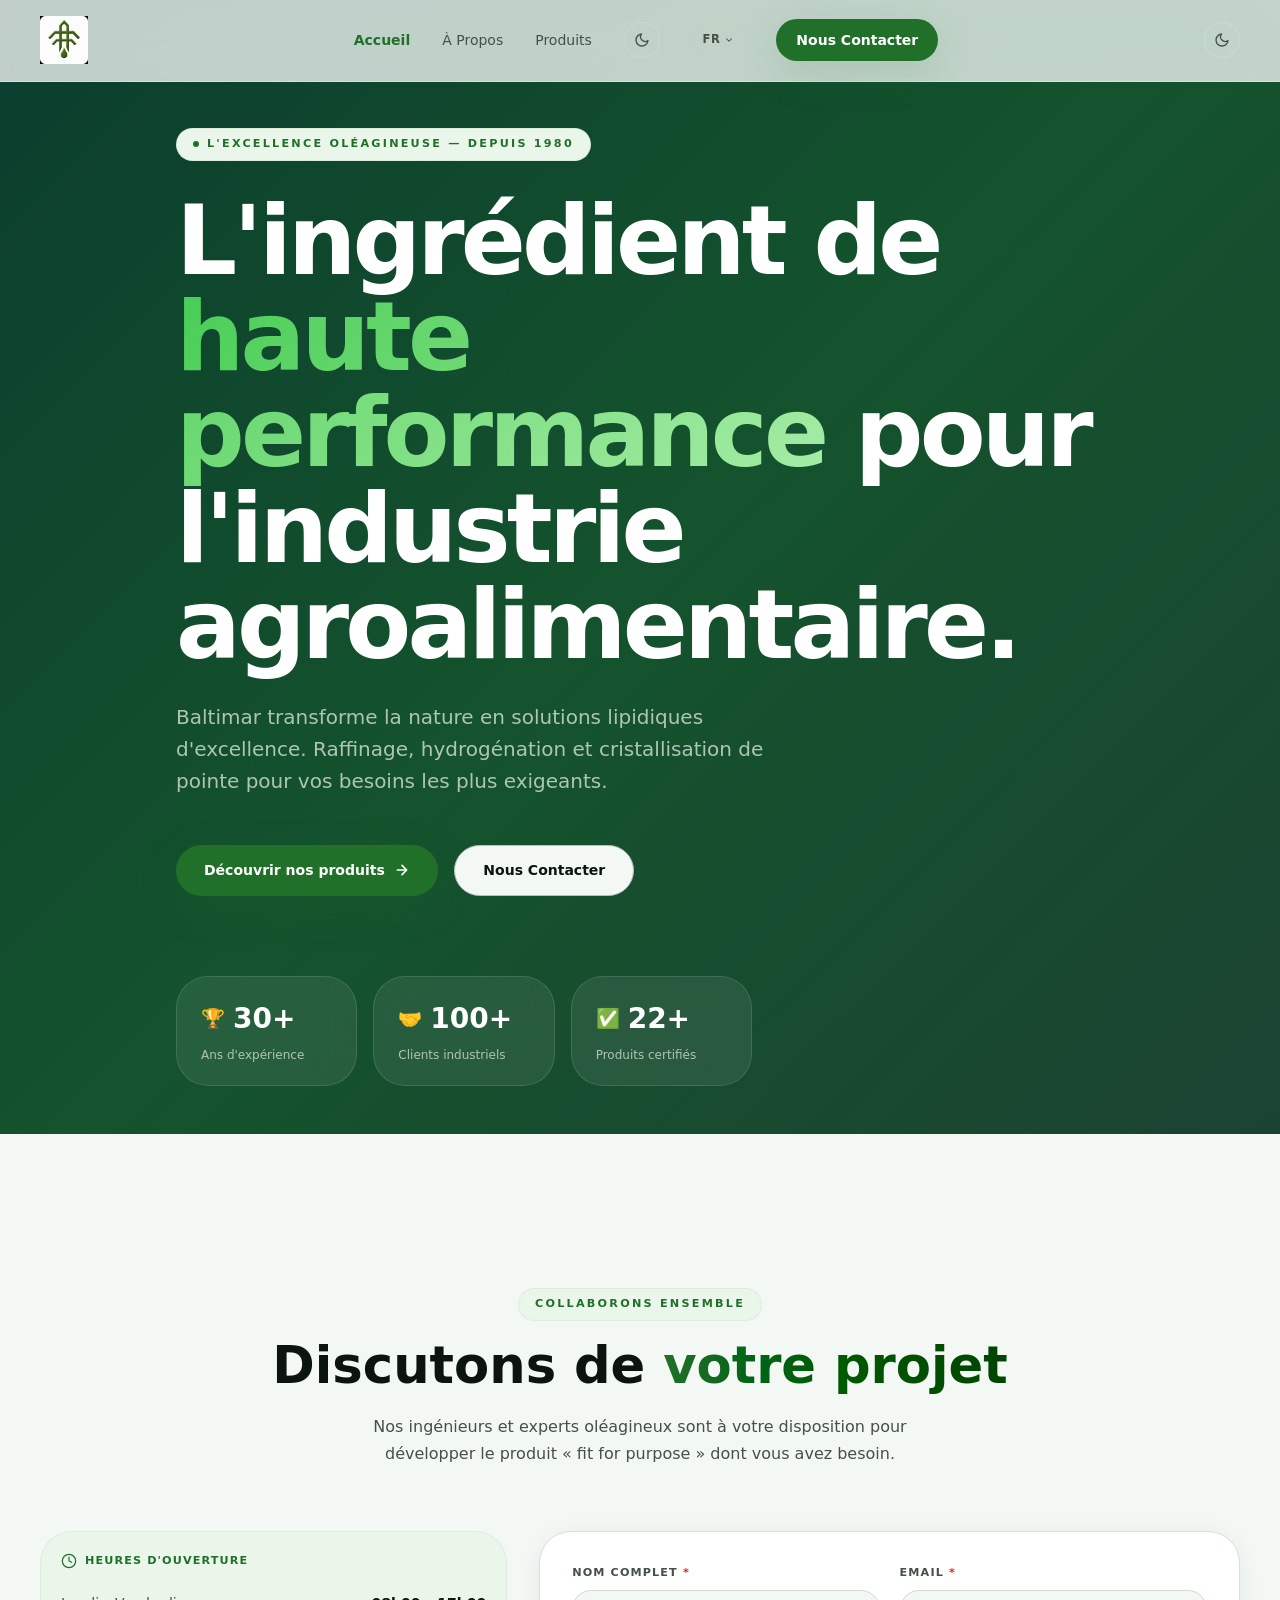
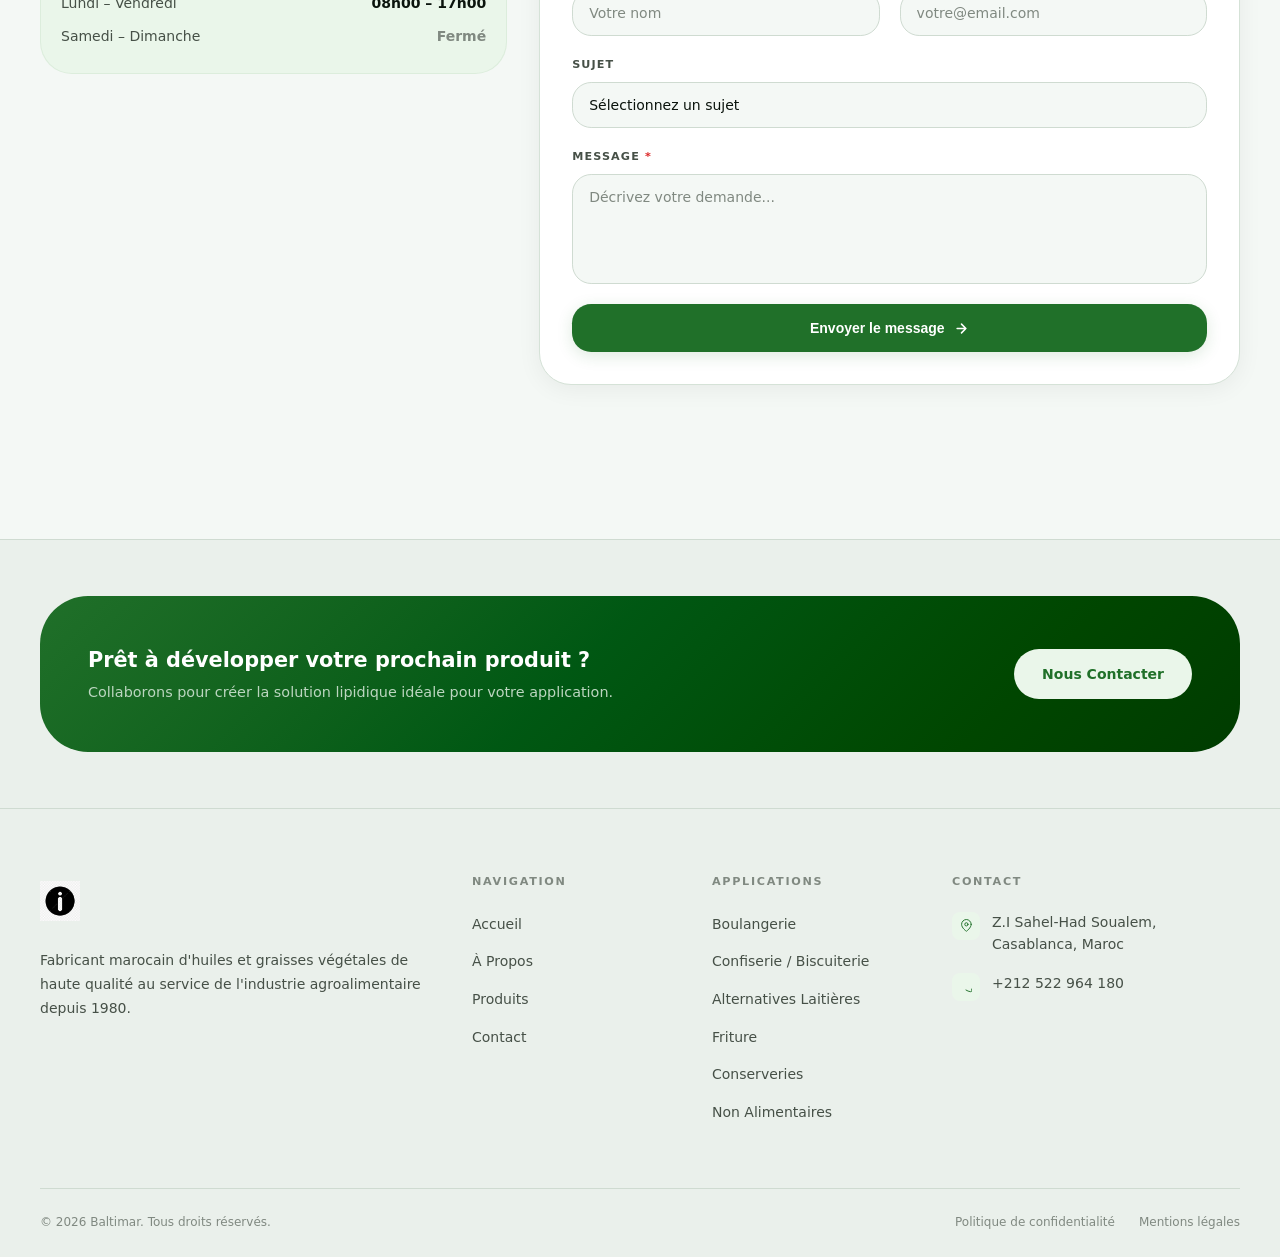
<file: index.html>
<!DOCTYPE html>
<html lang="fr">
<head>
  <meta charset="UTF-8" />
  <meta name="viewport" content="width=device-width, initial-scale=1.0" />
  <title data-i18n="page.home">Baltimar — Excellence en Huiles &amp; Graisses Végétales</title>
  <meta name="description" content="Baltimar, leader marocain dans la production d'huiles et graisses végétales de haute qualité. Expertise industrielle et solutions oléagineuses sur mesure." />
  <meta name="keywords" content="huile végétale, graisse végétale, margarine industrielle, shortening, raffinage huile, Baltimar, Maroc, industrie alimentaire" />
  <link rel="preconnect" href="https://fonts.googleapis.com" />
  <link rel="preconnect" href="https://fonts.gstatic.com" crossorigin />
  <link rel="stylesheet" href="style.css" />
  <script src="theme.js"></script>
  <script src="i18n.js"></script>
</head>
<body>

<!-- ════════════════════════════════════════════════
     NAVBAR
════════════════════════════════════════════════ -->
<nav class="navbar" id="navbar">
  <div class="container">
    <div class="navbar__inner">
      <a href="index.html" class="navbar__logo" aria-label="Baltimar">
        <img src="images/logo1.png" alt="Baltimar" />
      </a>
      <div class="navbar__links">
        <a href="index.html" class="active" data-i18n="nav.home">Accueil</a>
        <a href="about.html" data-i18n="nav.about">À Propos</a>
        <a href="products.html" data-i18n="nav.products">Produits</a>
        <button class="theme-toggle" aria-label="Basculer le thème">
          <svg class="theme-toggle__moon" xmlns="http://www.w3.org/2000/svg" viewBox="0 0 24 24" stroke-width="2" stroke-linecap="round" stroke-linejoin="round"><path d="M21 12.79A9 9 0 1 1 11.21 3 7 7 0 0 0 21 12.79z"/></svg>
          <svg class="theme-toggle__sun" xmlns="http://www.w3.org/2000/svg" viewBox="0 0 24 24" stroke-width="2" stroke-linecap="round" stroke-linejoin="round"><circle cx="12" cy="12" r="5"/><line x1="12" y1="1" x2="12" y2="3"/><line x1="12" y1="21" x2="12" y2="23"/><line x1="4.22" y1="4.22" x2="5.64" y2="5.64"/><line x1="18.36" y1="18.36" x2="19.78" y2="19.78"/><line x1="1" y1="12" x2="3" y2="12"/><line x1="21" y1="12" x2="23" y2="12"/><line x1="4.22" y1="19.78" x2="5.64" y2="18.36"/><line x1="18.36" y1="5.64" x2="19.78" y2="4.22"/></svg>
        </button>
        <!-- Language Switcher -->
        <div class="lang-switcher">
          <button class="lang-btn" id="lang-btn" aria-haspopup="true" aria-expanded="false">
            <span id="lang-current">FR</span>
            <svg xmlns="http://www.w3.org/2000/svg" width="10" height="10" viewBox="0 0 24 24" fill="none" stroke="currentColor" stroke-width="2.5" stroke-linecap="round" stroke-linejoin="round"><path d="M6 9l6 6 6-6"/></svg>
          </button>
          <div class="lang-dropdown" id="lang-dropdown" role="listbox">
            <button class="lang-option" data-lang="fr" role="option">FR — Français</button>
            <button class="lang-option" data-lang="en" role="option">EN — English</button>
            <button class="lang-option" data-lang="ar" role="option">AR — عربية</button>
          </div>
        </div>
        <a href="#contact" class="btn btn--primary navbar__cta" style="padding:0.6rem 1.25rem" data-i18n="nav.contact">Nous Contacter</a>
      </div>
      <div class="navbar__actions">
        <button class="theme-toggle" aria-label="Basculer le thème">
          <svg class="theme-toggle__moon" xmlns="http://www.w3.org/2000/svg" viewBox="0 0 24 24" stroke-width="2" stroke-linecap="round" stroke-linejoin="round"><path d="M21 12.79A9 9 0 1 1 11.21 3 7 7 0 0 0 21 12.79z"/></svg>
          <svg class="theme-toggle__sun" xmlns="http://www.w3.org/2000/svg" viewBox="0 0 24 24" stroke-width="2" stroke-linecap="round" stroke-linejoin="round"><circle cx="12" cy="12" r="5"/><line x1="12" y1="1" x2="12" y2="3"/><line x1="12" y1="21" x2="12" y2="23"/><line x1="4.22" y1="4.22" x2="5.64" y2="5.64"/><line x1="18.36" y1="18.36" x2="19.78" y2="19.78"/><line x1="1" y1="12" x2="3" y2="12"/><line x1="21" y1="12" x2="23" y2="12"/><line x1="4.22" y1="19.78" x2="5.64" y2="18.36"/><line x1="18.36" y1="5.64" x2="19.78" y2="4.22"/></svg>
        </button>
        <button class="navbar__hamburger" id="hamburger" aria-label="Menu" aria-expanded="false">
          <span></span><span></span><span></span>
        </button>
      </div>
    </div>
  </div>
  <div class="navbar__mobile" id="mobile-menu">
    <div class="navbar__mobile-inner">
      <a href="index.html"    onclick="closeMobileMenu()" data-i18n="nav.home">Accueil</a>
      <a href="about.html"   onclick="closeMobileMenu()" data-i18n="nav.about">À Propos</a>
      <a href="products.html" onclick="closeMobileMenu()" data-i18n="nav.products">Produits</a>
      <a href="#contact"     onclick="closeMobileMenu()" class="btn btn--primary" style="width:fit-content" data-i18n="nav.contact">Nous Contacter</a>
      <!-- Mobile Language Switcher -->
      <div class="lang-switcher-mobile">
        <button class="lang-option" data-lang="fr">FR</button>
        <button class="lang-option" data-lang="en">EN</button>
        <button class="lang-option" data-lang="ar">AR</button>
      </div>
    </div>
  </div>
</nav>


<!-- ════════════════════════════════════════════════
     HERO
════════════════════════════════════════════════ -->
<section id="hero">

  <div class="hero__content">
    <div class="container">
      <div class="hero__inner">

        <div class="hero__badge reveal">
          <span class="badge badge--brand">
            <span class="badge-dot"></span>
            <span data-i18n="hero.badge">L'excellence oléagineuse — Depuis 1980</span>
          </span>
        </div>

        <h1 class="hero__headline reveal reveal-delay-1" data-i18n-html="hero.headline">
          L'ingrédient de
          <span class="hero__headline-gradient"> haute performance</span>
          pour l'industrie agroalimentaire.
        </h1>

        <p class="hero__sub reveal reveal-delay-2" data-i18n="hero.sub">
          Baltimar transforme la nature en solutions lipidiques d'excellence.
          Raffinage, hydrogénation et cristallisation de pointe pour vos besoins les plus exigeants.
        </p>

        <div class="hero__ctas reveal reveal-delay-3">
          <a href="products.html" class="btn btn--primary">
            <span data-i18n="hero.cta1">Découvrir nos produits</span>
            <svg xmlns="http://www.w3.org/2000/svg" width="16" height="16" viewBox="0 0 24 24" fill="none" stroke="currentColor" stroke-width="2.5" stroke-linecap="round" stroke-linejoin="round"><path d="M5 12h14M12 5l7 7-7 7"/></svg>
          </a>
          <a href="#contact" class="btn btn--outline" data-i18n="hero.cta2">Nous Contacter</a>
        </div>

        <div class="hero__stats reveal reveal-delay-4">
          <div class="hero__stat">
            <div class="hero__stat-top">
              <span class="hero__stat-icon">🏆</span>
              <span class="hero__stat-value">30+</span>
            </div>
            <p class="hero__stat-label" data-i18n="hero.stat1">Ans d'expérience</p>
          </div>
          <div class="hero__stat">
            <div class="hero__stat-top">
              <span class="hero__stat-icon">🤝</span>
              <span class="hero__stat-value">100+</span>
            </div>
            <p class="hero__stat-label" data-i18n="hero.stat2">Clients industriels</p>
          </div>
          <div class="hero__stat">
            <div class="hero__stat-top">
              <span class="hero__stat-icon">✅</span>
              <span class="hero__stat-value">22+</span>
            </div>
            <p class="hero__stat-label" data-i18n="hero.stat3">Produits certifiés</p>
          </div>
        </div>

      </div>
    </div>
  </div>

</section>


<!-- ════════════════════════════════════════════════
     CONTACT
════════════════════════════════════════════════ -->
<section id="contact">
  <div class="container">

    <div class="contact__header reveal">
      <span class="badge badge--brand" data-i18n="contact.badge">Collaborons ensemble</span>
      <h2 class="contact__title" data-i18n-html="contact.title">
        Discutons de
        <span class="contact__title-gradient"> votre projet</span>
      </h2>
      <p class="contact__sub" data-i18n="contact.sub">
        Nos ingénieurs et experts oléagineux sont à votre disposition pour
        développer le produit « fit for purpose » dont vous avez besoin.
      </p>
    </div>

    <div class="contact__layout">

      <!-- Heures d'ouverture -->
      <div class="contact__info reveal">
        <div class="hours-card">
          <div class="hours-card__header">
            <svg xmlns="http://www.w3.org/2000/svg" viewBox="0 0 24 24" fill="none" stroke="currentColor" stroke-width="1.8" stroke-linecap="round" stroke-linejoin="round"><circle cx="12" cy="12" r="10"/><polyline points="12 6 12 12 16 14"/></svg>
            <p class="hours-card__label" data-i18n="contact.hours.label">Heures d'ouverture</p>
          </div>
          <div class="hours-row"><span class="hours-row__day" data-i18n="contact.hours.day1">Lundi – Vendredi</span><span class="hours-row__time" data-i18n="contact.hours.t1">08h00 – 17h00</span></div>
          <div class="hours-row"><span class="hours-row__day" data-i18n="contact.hours.day2">Samedi – Dimanche</span><span class="hours-row__time closed" data-i18n="contact.hours.t2">Fermé</span></div>
        </div>
      </div>

      <!-- Formulaire -->
      <div class="contact__form-wrap reveal reveal-delay-1">

        <div class="form-success" id="form-success">
          <div class="form-success__icon">
            <svg xmlns="http://www.w3.org/2000/svg" viewBox="0 0 24 24" fill="none" stroke="currentColor" stroke-width="2" stroke-linecap="round" stroke-linejoin="round"><path d="M22 11.08V12a10 10 0 11-5.93-9.14"/><polyline points="22 4 12 14.01 9 11.01"/></svg>
          </div>
          <h3 class="form-success__title" data-i18n="form.success.title">Message envoyé !</h3>
          <p class="form-success__desc" data-i18n="form.success.desc">Merci de nous avoir contactés. Notre équipe vous répondra dans les plus brefs délais.</p>
          <button class="btn btn--primary" onclick="resetForm()" data-i18n="form.success.btn">Envoyer un autre message</button>
        </div>

        <form id="contact-form" novalidate>
          <div class="form-row">
            <div class="form-group">
              <label class="form-label" for="name"><span data-i18n="form.name.label">Nom complet</span> <span class="form-req">*</span></label>
              <input class="form-input" type="text" id="name" name="name" data-i18n-placeholder="form.name.ph" placeholder="Votre nom" required />
            </div>
            <div class="form-group">
              <label class="form-label" for="email"><span data-i18n="form.email.label">Email</span> <span class="form-req">*</span></label>
              <input class="form-input" type="email" id="email" name="email" data-i18n-placeholder="form.email.ph" placeholder="votre@email.com" required />
            </div>
          </div>
          <div class="form-group form-space">
            <label class="form-label" for="subject" data-i18n="form.subject.label">Sujet</label>
            <select class="form-select" id="subject" name="subject">
              <option value="" data-i18n="form.subject.ph">Sélectionnez un sujet</option>
              <option value="devis" data-i18n="form.subject.devis">Demande de devis</option>
              <option value="produit" data-i18n="form.subject.prod">Information produit</option>
              <option value="technique" data-i18n="form.subject.tech">Support technique</option>
              <option value="partenariat" data-i18n="form.subject.part">Partenariat</option>
              <option value="autre" data-i18n="form.subject.autre">Autre</option>
            </select>
          </div>
          <div class="form-group form-space">
            <label class="form-label" for="message"><span data-i18n="form.msg.label">Message</span> <span class="form-req">*</span></label>
            <textarea class="form-textarea" id="message" name="message" rows="5" data-i18n-placeholder="form.msg.ph" placeholder="Décrivez votre demande..." required></textarea>
          </div>
          <div class="form-error" id="form-error" style="display:none">
            <svg xmlns="http://www.w3.org/2000/svg" viewBox="0 0 24 24" fill="none" stroke="currentColor" stroke-width="2" stroke-linecap="round" stroke-linejoin="round"><circle cx="12" cy="12" r="10"/><line x1="12" y1="8" x2="12" y2="12"/><line x1="12" y1="16" x2="12.01" y2="16"/></svg>
            <p id="form-error-msg"></p>
          </div>
          <button class="form-submit" type="submit" id="form-btn">
            <span id="form-btn-text" data-i18n="form.submit">Envoyer le message</span>
            <svg id="form-btn-icon" xmlns="http://www.w3.org/2000/svg" width="15" height="15" viewBox="0 0 24 24" fill="none" stroke="currentColor" stroke-width="2.5" stroke-linecap="round" stroke-linejoin="round"><path d="M5 12h14M12 5l7 7-7 7"/></svg>
            <div class="spinner" id="form-spinner" style="display:none"></div>
          </button>
        </form>

      </div>
    </div>
  </div>
</section>


<!-- ════════════════════════════════════════════════
     FOOTER
════════════════════════════════════════════════ -->
<footer>
  <div class="footer__banner-wrap">
    <div class="container">
      <div class="footer__banner">
        <div>
          <h3 class="footer__banner-title" data-i18n="footer.banner.title">Prêt à développer votre prochain produit ?</h3>
          <p class="footer__banner-sub" data-i18n="footer.banner.sub">Collaborons pour créer la solution lipidique idéale pour votre application.</p>
        </div>
        <a href="#contact" class="btn btn--light" data-i18n="footer.banner.btn">Nous Contacter</a>
      </div>
    </div>
  </div>

  <div class="footer__main">
    <div class="container">
      <div class="footer__grid">

        <div>
          <a href="index.html" class="footer__logo" aria-label="Baltimar">
            <img src="images/logo3.jpg" alt="Baltimar" />
          </a>
          <p class="footer__about" data-i18n="footer.about">
            Fabricant marocain d'huiles et graisses végétales de haute qualité
            au service de l'industrie agroalimentaire depuis 1980.
          </p>
        </div>

        <div>
          <h4 class="footer__col-title" data-i18n="footer.nav">Navigation</h4>
          <ul class="footer__col-list">
            <li><a href="index.html" data-i18n="nav.home">Accueil</a></li>
            <li><a href="about.html" data-i18n="nav.about">À Propos</a></li>
            <li><a href="products.html" data-i18n="nav.products">Produits</a></li>
            <li><a href="#contact" data-i18n="footer.contact">Contact</a></li>
          </ul>
        </div>

        <div>
          <h4 class="footer__col-title" data-i18n="footer.apps">Applications</h4>
          <ul class="footer__col-list">
            <li><a href="application.html?key=boulangerie" data-i18n="footer.app.boul">Boulangerie</a></li>
            <li><a href="application.html?key=confiserie" data-i18n="footer.app.conf">Confiserie / Biscuiterie</a></li>
            <li><a href="application.html?key=laitier" data-i18n="footer.app.lait">Alternatives Laitières</a></li>
            <li><a href="application.html?key=friture" data-i18n="footer.app.frit">Friture</a></li>
            <li><a href="application.html?key=conserveries" data-i18n="footer.app.cons">Conserveries</a></li>
            <li><a href="application.html?key=nonalimentaire" data-i18n="footer.app.noal">Non Alimentaires</a></li>
          </ul>
        </div>

        <div>
          <h4 class="footer__col-title" data-i18n="footer.contact">Contact</h4>
          <ul class="footer__contact-list">
            <li class="footer__contact-item">
              <div class="footer__contact-icon">
                <svg xmlns="http://www.w3.org/2000/svg" viewBox="0 0 24 24" fill="none" stroke-width="1.8" stroke-linecap="round" stroke-linejoin="round"><path d="M21 10c0 7-9 13-9 13S3 17 3 10a9 9 0 0118 0z"/><circle cx="12" cy="10" r="3"/></svg>
              </div>
              <span class="footer__contact-text">Z.I Sahel-Had Soualem, Casablanca, Maroc</span>
            </li>
            <li class="footer__contact-item">
              <div class="footer__contact-icon">
                <svg xmlns="http://www.w3.org/2000/svg" viewBox="0 0 24 24" fill="none" stroke-width="1.8" stroke-linecap="round" stroke-linejoin="round"><path d="M22 16.92v3a2 2 0 01-2.18 2 19.79 19.79 0 01-8.63-3.07"/></svg>
              </div>
              <span class="footer__contact-text">+212 522 964 180 </span>
            </li>
          </ul>
        </div>

      </div>
    </div>
  </div>

  <div class="container">
    <div class="footer__bottom">
      <p class="footer__copy" id="footer-year" data-i18n="footer.copy">© 2026 Baltimar. Tous droits réservés.</p>
      <div class="footer__legal">
        <a href="#" data-i18n="footer.privacy">Politique de confidentialité</a>
        <a href="#" data-i18n="footer.legal">Mentions légales</a>
      </div>
    </div>
  </div>
</footer>

<script src="main.js"></script>
</body>
</html>
</file>
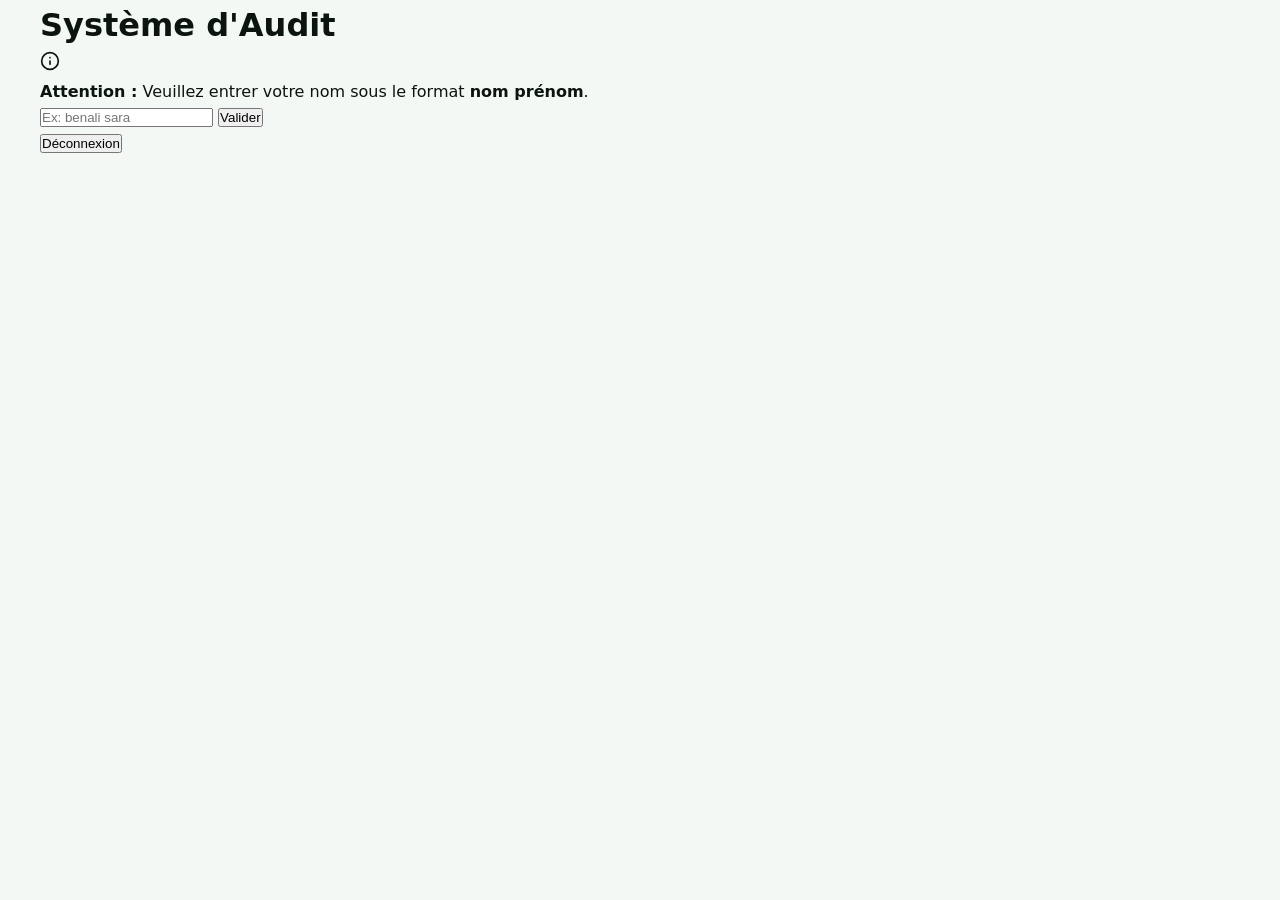
<file: accueil.html>
<!DOCTYPE html>
<html lang="fr">

<head>
  <meta charset="UTF-8">
  <meta name="viewport" content="width=device-width, initial-scale=1.0">
  <title>Accueil - Système d'Audit</title>
  <link rel="stylesheet" href="style.css">
  <link rel="icon" type="image/png" href="logo3.png">
  <link rel="manifest" href="./manifest.json">
  <meta name="theme-color" content="#0f172a">
  <script src="./pwa.js"></script>
</head>

<body>
  <div class="container">
    <h1>Système d'Audit</h1>
    <div class="user-box">
      <div id="identificationForm">
        <div class="user-note-banner">
          <svg xmlns="http://www.w3.org/2000/svg" width="20" height="20" viewBox="0 0 24 24" fill="none"
            stroke="currentColor" stroke-width="2" stroke-linecap="round" stroke-linejoin="round" class="info-icon">
            <circle cx="12" cy="12" r="10"></circle>
            <line x1="12" y1="16" x2="12" y2="12"></line>
            <line x1="12" y1="8" x2="12.01" y2="8"></line>
          </svg>
          <div>
            <strong>Attention :</strong>
            <span>Veuillez entrer votre nom sous le format <b>nom prénom</b>.</span>
          </div>
        </div>
        <input type="text" id="username" placeholder="Ex: benali sara" autocomplete="off">
        <button id="validateUserBtn" class="btn-retour" type="button">Valider</button>
      </div>
      <p id="errorMessage" class="error"></p>
      <p id="successMessage" class="success"></p>
    </div>
    <div class="logos" id="logosSection" style="display:none;">
      <button class="logo-btn" id="baltimarBtn" disabled title="Audit Baltimar">
        <img src="logo1.png" width="150" alt="Baltimar">
      </button>
      <button class="logo-btn" id="reveyBtn" disabled title="Audit Revey">
        <img src="logo2.png" width="150" alt="Revey">
      </button>
    </div>
    <div id="extraButtons" style="display:none; flex-direction: column; align-items: center; gap: 20px; margin-top: 20px;">
      <button id="statsBtn" class="btn-retour btn-wide">
        📊 Visualiser des Graphiques
      </button>
      <button id="rapportBtn" class="btn-retour btn-wide">
        📄 Télécharger rapport Non-conformités
      </button>
    </div>
    <div class="btn-container">
      <button class="btn-retour" id="logoutBtn">Déconnexion</button>
    </div>
  </div>
  <script type="module">
    import { supabase } from "./supabase.js";
    import { clearAuditProgress } from "./utils.js";

   //Authentification
    const { data: sessionData } = await supabase.auth.getSession();
    if (!sessionData.session) window.location.href = "login.html";

    // Recupertion des elements HTML
    const identificationForm = document.getElementById("identificationForm");
    const usernameInput = document.getElementById("username");
    const validateUserBtn = document.getElementById("validateUserBtn");
    const errorMessage = document.getElementById("errorMessage");
    const successMessage = document.getElementById("successMessage");
    const baltimarBtn = document.getElementById("baltimarBtn");
    const reveyBtn = document.getElementById("reveyBtn");
    const logoutBtn = document.getElementById("logoutBtn");
    const logosSection = document.getElementById("logosSection");
    const extraButtons = document.getElementById("extraButtons");
    const statsBtn = document.getElementById("statsBtn");
    function setError(msg) {
      errorMessage.textContent = msg || "";
      successMessage.textContent = "";
    }
    function setSuccess(msg) {
      successMessage.textContent = msg || "";
      errorMessage.textContent = "";
    }
    function enableLogos() {
      logosSection.style.display = "flex";
      extraButtons.style.display = "block";
      baltimarBtn.disabled = false;
      reveyBtn.disabled = false;
      identificationForm.style.display = "none";
    }
    function disableLogos() {
      logosSection.style.display = "none";
      extraButtons.style.display = "none";
      baltimarBtn.disabled = true;
      reveyBtn.disabled = true;
      identificationForm.style.display = "block";
    }
    function enableResponsable(username) {
      logosSection.style.display = "none";
      extraButtons.style.display = "flex";
      baltimarBtn.disabled = true;
      reveyBtn.disabled = true;
      identificationForm.style.display = "none";
      setSuccess("Bienvenue " + username + " !");
    }

    // Verification de sessions existante
    const savedUsername = sessionStorage.getItem("audit_username");
    const savedRole = sessionStorage.getItem("audit_user_role");
    if (savedUsername) {
      if (savedRole === "responsable") {
        enableResponsable(savedUsername);
      } else if (savedRole === "auditeur") {
        usernameInput.value = savedUsername;
        enableLogos();
        setSuccess("Bienvenue " + savedUsername + " !");
      } else {
        disableLogos();
      }
    } else {
      disableLogos();
    }
    // Le bouton de validation du username
    validateUserBtn.addEventListener("click", async () => {
      let username = usernameInput.value.trim().replace(/\s+/g, ' ');

      if (!username) {
        setError("Veuillez entrer votre nom utilisateur.");
        disableLogos();
        return;
      }

      if (username.split(/\s+/).length < 2) {
        setError("Respectez l'ordre : nom prénom.");
        disableLogos();
        return;
      }

      console.log("Checking user in Supabase:", username);
      const { data, error } = await supabase
        .from("authorized_users")
        .select("username, role")
        .ilike("username", username)
        .maybeSingle();

      if (error) {
        console.error("Supabase Error during user check:", error);
      }

      console.log("Returned data from Supabase:", data);

      if (error || !data) {
        setError("Nom utilisateur invalide.");
        disableLogos();
        return;
      }

      username = data.username;
      localStorage.setItem("username", username);
      sessionStorage.setItem("audit_username", username);
      sessionStorage.setItem("audit_user_role", data.role || "auditeur");

      if (data.role === "responsable") {
        enableResponsable(username);
      } else if (data.role === "auditeur") {
        enableLogos();
        setSuccess("Bienvenue " + username + "!");
      } else {
        disableLogos();
        setError("Rôle non reconnu.");
      }
    });


    baltimarBtn.addEventListener("click", () => {
      window.location.href = "baltimar.html";
    });

    reveyBtn.addEventListener("click", () => {
      window.location.href = "revey.html";
    });

    statsBtn.addEventListener("click", () => {
      window.location.href = "visualisation.html";
    });

    const rapportBtn = document.getElementById("rapportBtn");
    rapportBtn.addEventListener("click", async () => {
      rapportBtn.disabled = true;
      rapportBtn.textContent = "⏳ Chargement…";

      const { data, error } = await supabase
        .from("non_conformites")
        .select("*")
        .order("created_at", { ascending: false });

      rapportBtn.disabled = false;
      rapportBtn.textContent = "📄 Télécharger rapport Non-conformités";

      if (error || !data) {
        alert("Erreur lors de la récupération des non-conformités.");
        return;
      }

      if (data.length === 0) {
        alert("Aucune non-conformité enregistrée pour le moment.");
        return;
      }

      const rows = data.map(nc => {
        const date     = new Date(nc.created_at).toLocaleDateString("fr-FR");
        const delai    = new Date(nc.delai).toLocaleDateString("fr-FR");
        const photo    = nc.image_url
          ? `<img src="${nc.image_url}" style="max-width:120px;max-height:90px;object-fit:contain;border-radius:6px;">`
          : "—";
        return `<tr>
          <td>${date}</td>
          <td style="max-width:260px">${nc.description}</td>
          <td>${nc.responsable}</td>
          <td>${delai}</td>
          <td>${nc.auditeur || "—"}</td>
          <td>${photo}</td>
        </tr>`;
      }).join("");

      const generatedOn = new Date().toLocaleDateString("fr-FR", {
        year: "numeric", month: "long", day: "numeric"
      });

      const html = `
      <!DOCTYPE html>
      <html lang="fr">
      <head>
        <meta charset="UTF-8">
        <title>Rapport Non-conformités</title>
        <style>
          * { box-sizing: border-box; margin: 0; padding: 0; }
          body { font-family: Inter, Arial, sans-serif; padding: 36px; color: #1e293b; font-size: 13px; }
          .header { display: flex; justify-content: space-between; align-items: flex-start; margin-bottom: 28px; border-bottom: 3px solid #f59e0b; padding-bottom: 18px; }
          .header h1 { font-size: 1.6rem; font-weight: 800; color: #1e293b; }
          .header .meta { color: #64748b; margin-top: 4px; font-size: 0.85rem; }
          .badge { background: #fef3c7; color: #b45309; padding: 4px 12px; border-radius: 20px; font-size: 0.75rem; font-weight: 700; }
          table { width: 100%; border-collapse: collapse; margin-top: 8px; }
          thead th { background: #f59e0b; color: white; padding: 10px 12px; text-align: left; font-size: 0.78rem; text-transform: uppercase; letter-spacing: 0.05em; }
          tbody td { padding: 10px 12px; border-bottom: 1px solid #e2e8f0; vertical-align: middle; }
          tbody tr:nth-child(even) td { background: #f8fafc; }
          .btn-print { margin-bottom: 24px; padding: 10px 22px; background: #f59e0b; color: white; border: none; border-radius: 8px; cursor: pointer; font-size: 0.95rem; font-weight: 600; }
          .btn-print:hover { background: #d97706; }
          @media print { .no-print { display: none !important; } }
          </style>
          </head>
          <body>
            <button class="btn-print no-print" onclick="window.print()">🖨️ Imprimer / Enregistrer en PDF</button>
            <div class="header">
              <div>
                <h1>⚠️ Rapport Non-conformités</h1>
                <div class="meta">Généré le ${generatedOn}</div>
                </div>
                <div class="badge">${data.length} signalement${data.length > 1 ? "s" : ""}</div>
                </div>
                <table>
                  <thead>
                    <tr>
                      <th>Date</th>
                      <th>Description</th>
                      <th>Responsable</th>
                      <th>Délai correction</th><th>Auditeur</th>
                      <th>Photo</th>
                      </tr>
                      </thead>
                      <tbody>${rows}</tbody>
                      </table>
                      </body>
                      </html>`;
                      
      const win = window.open("", "_blank");
      win.document.write(html);
      win.document.close();
    });


    logoutBtn.addEventListener("click", async () => {
      sessionStorage.clear();
      clearAuditProgress();
      await supabase.auth.signOut();
      window.location.href = "login.html";
    });
  </script>

</body>

</html>
</file>
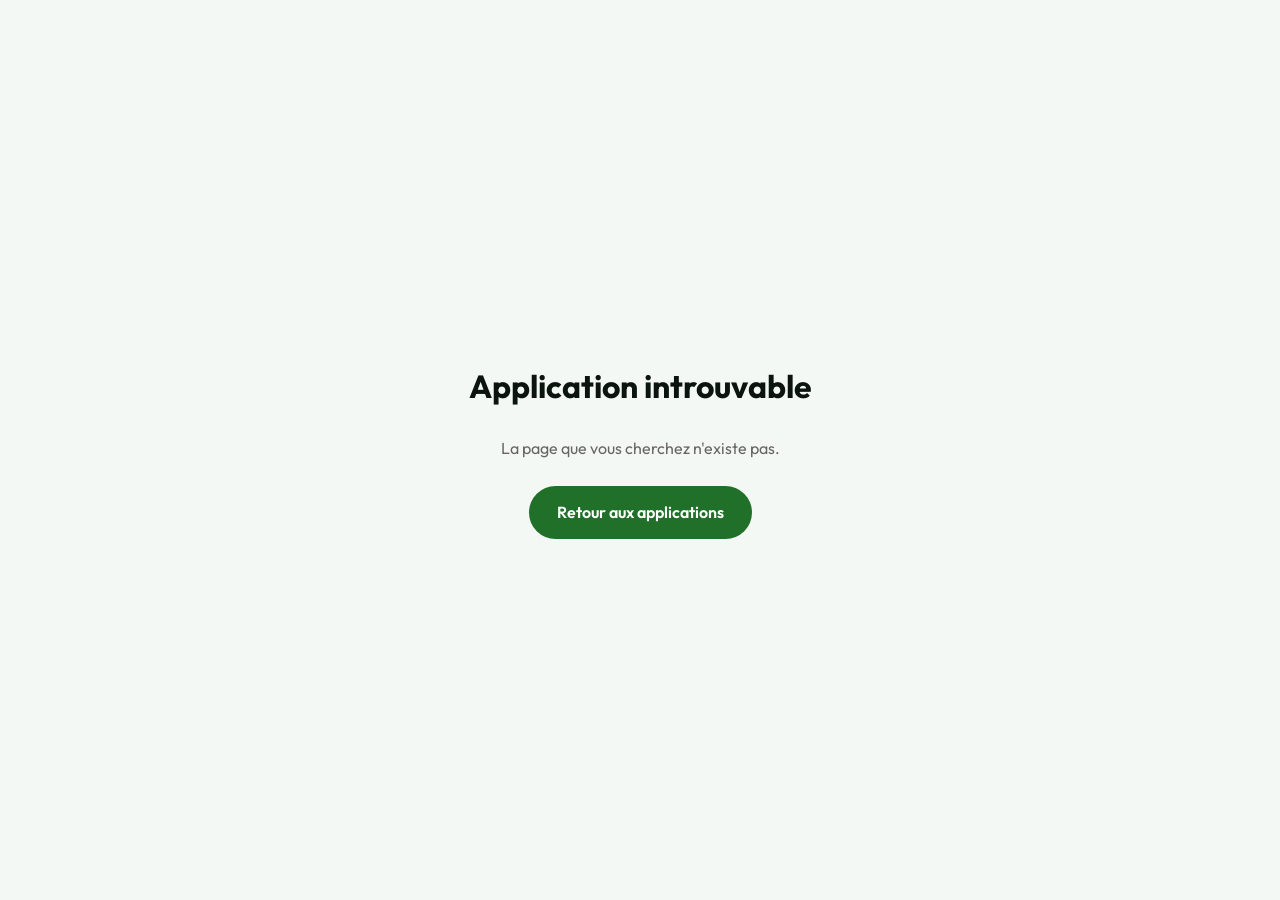
<file: application.html>
<!DOCTYPE html>
<html lang="fr">
<head>
  <meta charset="UTF-8" />
  <meta name="viewport" content="width=device-width, initial-scale=1.0" />
  <title data-i18n="page.app">Application — Baltimar</title>
  <meta name="description" content="Découvrez les avantages et les produits Baltimar pour chaque application industrielle." />
  <link rel="icon" type="image/jpeg" href="images/logo3.jpg">
  <link rel="preconnect" href="https://fonts.googleapis.com" />
  <link rel="preconnect" href="https://fonts.gstatic.com" crossorigin />
  <link href="https://fonts.googleapis.com/css2?family=Inter:wght@300;400;500;600;700&family=Outfit:wght@300;400;500;600;700;800;900&display=swap" rel="stylesheet" />
  <link rel="stylesheet" href="style.css" />
  <script src="theme.js"></script>
  <script src="i18n.js"></script>
</head>
<body>

<!-- ════════════════════════════════════════════════
     NAVBAR
════════════════════════════════════════════════ -->
<nav class="navbar" id="navbar">
  <div class="container">
    <div class="navbar__inner">
      <a href="index.html" class="navbar__logo" aria-label="Baltimar">
        <img src="images/logo3.jpg" alt="Baltimar" />
      </a>
      <div class="navbar__links">
        <a href="index.html" data-i18n="nav.home">Accueil</a>
        <a href="about.html" data-i18n="nav.about">À Propos</a>
        <a href="products.html" class="active" data-i18n="nav.products">Produits</a>
        <button class="theme-toggle" aria-label="Basculer le thème">
          <svg class="theme-toggle__moon" xmlns="http://www.w3.org/2000/svg" viewBox="0 0 24 24" stroke-width="2" stroke-linecap="round" stroke-linejoin="round"><path d="M21 12.79A9 9 0 1 1 11.21 3 7 7 0 0 0 21 12.79z"/></svg>
          <svg class="theme-toggle__sun" xmlns="http://www.w3.org/2000/svg" viewBox="0 0 24 24" stroke-width="2" stroke-linecap="round" stroke-linejoin="round"><circle cx="12" cy="12" r="5"/><line x1="12" y1="1" x2="12" y2="3"/><line x1="12" y1="21" x2="12" y2="23"/><line x1="4.22" y1="4.22" x2="5.64" y2="5.64"/><line x1="18.36" y1="18.36" x2="19.78" y2="19.78"/><line x1="1" y1="12" x2="3" y2="12"/><line x1="21" y1="12" x2="23" y2="12"/><line x1="4.22" y1="19.78" x2="5.64" y2="18.36"/><line x1="18.36" y1="5.64" x2="19.78" y2="4.22"/></svg>
        </button>
        <!-- Language Switcher -->
        <div class="lang-switcher">
          <button class="lang-btn" id="lang-btn" aria-haspopup="true" aria-expanded="false">
            <span id="lang-current">FR</span>
            <svg xmlns="http://www.w3.org/2000/svg" width="10" height="10" viewBox="0 0 24 24" fill="none" stroke="currentColor" stroke-width="2.5" stroke-linecap="round" stroke-linejoin="round"><path d="M6 9l6 6 6-6"/></svg>
          </button>
          <div class="lang-dropdown" id="lang-dropdown" role="listbox">
            <button class="lang-option" data-lang="fr" role="option">FR — Français</button>
            <button class="lang-option" data-lang="en" role="option">EN — English</button>
            <button class="lang-option" data-lang="ar" role="option">AR — عربية</button>
          </div>
        </div>
        <a href="index.html#contact" class="btn btn--primary navbar__cta" style="padding:0.6rem 1.25rem" data-i18n="nav.contact">Nous Contacter</a>
      </div>
      <div class="navbar__actions">
        <button class="theme-toggle" aria-label="Basculer le thème">
          <svg class="theme-toggle__moon" xmlns="http://www.w3.org/2000/svg" viewBox="0 0 24 24" stroke-width="2" stroke-linecap="round" stroke-linejoin="round"><path d="M21 12.79A9 9 0 1 1 11.21 3 7 7 0 0 0 21 12.79z"/></svg>
          <svg class="theme-toggle__sun" xmlns="http://www.w3.org/2000/svg" viewBox="0 0 24 24" stroke-width="2" stroke-linecap="round" stroke-linejoin="round"><circle cx="12" cy="12" r="5"/><line x1="12" y1="1" x2="12" y2="3"/><line x1="12" y1="21" x2="12" y2="23"/><line x1="4.22" y1="4.22" x2="5.64" y2="5.64"/><line x1="18.36" y1="18.36" x2="19.78" y2="19.78"/><line x1="1" y1="12" x2="3" y2="12"/><line x1="21" y1="12" x2="23" y2="12"/><line x1="4.22" y1="19.78" x2="5.64" y2="18.36"/><line x1="18.36" y1="5.64" x2="19.78" y2="4.22"/></svg>
        </button>
        <button class="navbar__hamburger" id="hamburger" aria-label="Menu" aria-expanded="false">
          <span></span><span></span><span></span>
        </button>
      </div>
    </div>
  </div>
  <div class="navbar__mobile" id="mobile-menu">
    <div class="navbar__mobile-inner">
      <a href="index.html"         onclick="closeMobileMenu()" data-i18n="nav.home">Accueil</a>
      <a href="about.html"         onclick="closeMobileMenu()" data-i18n="nav.about">À Propos</a>
      <a href="products.html"      onclick="closeMobileMenu()" data-i18n="nav.products">Produits</a>
      <a href="index.html#contact" onclick="closeMobileMenu()" class="btn btn--primary" style="width:fit-content" data-i18n="nav.contact">Nous Contacter</a>
      <div class="lang-switcher-mobile">
        <button class="lang-option" data-lang="fr">FR</button>
        <button class="lang-option" data-lang="en">EN</button>
        <button class="lang-option" data-lang="ar">AR</button>
      </div>
    </div>
  </div>
</nav>


<!-- ════════════════════════════════════════════════
     PAGE HEADER
════════════════════════════════════════════════ -->
<section class="products-page-hero">
  <div class="products__bg-blobs">
    <div class="products__blob products__blob--1"></div>
    <div class="products__blob products__blob--2"></div>
    <div class="products__blob products__blob--3"></div>
  </div>
  <div class="container">

    <!-- Breadcrumb -->
    <nav class="breadcrumb reveal" aria-label="Fil d'Ariane">
      <a href="index.html" data-i18n="nav.home">Accueil</a>
      <svg xmlns="http://www.w3.org/2000/svg" width="12" height="12" viewBox="0 0 24 24" fill="none" stroke="currentColor" stroke-width="2.5" stroke-linecap="round" stroke-linejoin="round"><path d="M9 18l6-6-6-6"/></svg>
      <a href="products.html" data-i18n="app.breadcrumb.products">Produits</a>
      <svg xmlns="http://www.w3.org/2000/svg" width="12" height="12" viewBox="0 0 24 24" fill="none" stroke="currentColor" stroke-width="2.5" stroke-linecap="round" stroke-linejoin="round"><path d="M9 18l6-6-6-6"/></svg>
      <span id="breadcrumb-app">—</span>
    </nav>

    <!-- Header -->
    <div class="products__header reveal">
      <span class="badge badge--dark"><span class="badge-dot"></span><span data-i18n="app.badge">Application</span></span>
      <h1 class="products__title">
        <span class="products__title-gradient" id="app-page-title">—</span>
      </h1>
      <p class="products__sub" id="app-page-sub" data-i18n="app.page.sub">
        Découvrez les avantages et les produits Baltimar pour cette application.
      </p>
    </div>

    <!-- Retour -->
    <div class="reveal reveal-delay-1" style="margin-top:1.5rem">
      <a href="products.html" class="btn btn--outline" style="width:fit-content">
        <svg xmlns="http://www.w3.org/2000/svg" width="15" height="15" viewBox="0 0 24 24" fill="none" stroke="currentColor" stroke-width="2.5" stroke-linecap="round" stroke-linejoin="round"><path d="M19 12H5M12 5l-7 7 7 7"/></svg>
        <span data-i18n="app.back">Retour aux applications</span>
      </a>
    </div>

  </div>
</section>


<!-- ════════════════════════════════════════════════
     IMAGE + AVANTAGES
════════════════════════════════════════════════ -->
<section style="padding:5rem 0; background:#fff; position:relative;">
  <div class="container">
    <div class="app-detail__layout reveal">

      <!-- Image -->
      <div class="app-detail__visual">
        <img id="app-detail-img" src="" alt="" class="app-detail__img" />
      </div>

      <!-- Avantages -->
      <div class="app-detail__content">
        <span class="badge badge--dark" style="margin-bottom:1.25rem"><span class="badge-dot"></span><span data-i18n="app.adv.badge">Avantages</span></span>
        <h2 class="app-detail__section-title">
          Pourquoi choisir Baltimar pour
          <span class="products__title-gradient" id="app-detail-title-inline">cette application</span>&nbsp;?
        </h2>
        <ul class="app-detail__benefits" id="app-detail-list"></ul>
        <a href="index.html#contact" class="btn btn--primary" style="margin-top:2rem; display:inline-flex; align-items:center; gap:0.5rem">
          <span data-i18n="app.contact.btn">Demander un devis</span>
          <svg xmlns="http://www.w3.org/2000/svg" width="15" height="15" viewBox="0 0 24 24" fill="none" stroke="currentColor" stroke-width="2.5" stroke-linecap="round" stroke-linejoin="round"><path d="M5 12h14M12 5l7 7-7 7"/></svg>
        </a>
      </div>

    </div>
  </div>
</section>


<!-- ════════════════════════════════════════════════
     PRODUITS ASSOCIÉS
════════════════════════════════════════════════ -->
<section style="padding:5rem 0 6rem; background:oklch(97% 0.01 160); position:relative;">
  <div class="container">

    <div class="reveal">
      <span class="badge badge--dark" style="margin-bottom:1.25rem"><span class="badge-dot"></span><span data-i18n="app.range.badge">Gamme dédiée</span></span>
      <h2 class="app-detail__section-title" style="margin-bottom:0.75rem">
        Produits associés à
        <span class="products__title-gradient" id="app-products-title-inline">cette application</span>
      </h2>
      <p style="color:var(--text-secondary); font-size:0.9rem; margin-bottom:2.5rem" data-i18n="app.range.sub">
        Sélectionnés parmi notre gamme complète pour répondre aux exigences de cette application.
      </p>
    </div>

    <!-- Products grid -->
    <div class="app-products-grid" id="app-products-grid"></div>

    <!-- Empty state -->
    <div class="app-products-empty" id="app-products-empty" style="display:none">
      <svg xmlns="http://www.w3.org/2000/svg" width="40" height="40" viewBox="0 0 24 24" fill="none" stroke="currentColor" stroke-width="1.5" stroke-linecap="round" stroke-linejoin="round"><circle cx="11" cy="11" r="8"/><path d="M21 21l-4.35-4.35"/></svg>
      <p data-i18n="app.empty">Aucun produit spécifique listé pour cette application.</p>
    </div>

  </div>
</section>


<!-- ════════════════════════════════════════════════
     FOOTER
════════════════════════════════════════════════ -->
<footer>
  <div class="footer__banner-wrap">
    <div class="container">
      <div class="footer__banner">
        <div>
          <h3 class="footer__banner-title" data-i18n="footer.banner.title">Prêt à développer votre prochain produit ?</h3>
          <p class="footer__banner-sub" data-i18n="footer.banner.sub">Collaborons pour créer la solution lipidique idéale pour votre application.</p>
        </div>
        <a href="index.html#contact" class="btn btn--light" data-i18n="footer.banner.btn">Nous Contacter</a>
      </div>
    </div>
  </div>

  <div class="footer__main">
    <div class="container">
      <div class="footer__grid">

        <div>
          <a href="index.html" class="footer__logo" aria-label="Baltimar">
            <img src="images/logo3.jpg" alt="Baltimar" />
          </a>
          <p class="footer__about" data-i18n="footer.about">
            Fabricant marocain d'huiles et graisses végétales de haute qualité
            au service de l'industrie agroalimentaire depuis 1980.
          </p>
          <div class="footer__socials">
            <a href="#" class="footer__social" aria-label="Site web">
              <svg xmlns="http://www.w3.org/2000/svg" viewBox="0 0 24 24" fill="none" stroke-width="1.8" stroke-linecap="round" stroke-linejoin="round"><circle cx="12" cy="12" r="10"/><line x1="2" y1="12" x2="22" y2="12"/><path d="M12 2a15.3 15.3 0 014 10 15.3 15.3 0 01-4 10 15.3 15.3 0 01-4-10 15.3 15.3 0 014-10z"/></svg>
            </a>
            <a href="#" class="footer__social" aria-label="Réseaux sociaux">
              <svg xmlns="http://www.w3.org/2000/svg" viewBox="0 0 24 24" fill="none" stroke-width="1.8" stroke-linecap="round" stroke-linejoin="round"><circle cx="18" cy="5" r="3"/><circle cx="6" cy="12" r="3"/><circle cx="18" cy="19" r="3"/><line x1="8.59" y1="13.51" x2="15.42" y2="17.49"/><line x1="15.41" y1="6.51" x2="8.59" y2="10.49"/></svg>
            </a>
          </div>
        </div>

        <div>
          <h4 class="footer__col-title" data-i18n="footer.nav">Navigation</h4>
          <ul class="footer__col-list">
            <li><a href="index.html" data-i18n="nav.home">Accueil</a></li>
            <li><a href="about.html" data-i18n="nav.about">À Propos</a></li>
            <li><a href="products.html" data-i18n="nav.products">Produits</a></li>
            <li><a href="index.html#contact" data-i18n="footer.contact">Contact</a></li>
          </ul>
        </div>

        <div>
          <h4 class="footer__col-title" data-i18n="footer.apps">Applications</h4>
          <ul class="footer__col-list">
            <li><a href="application.html?key=boulangerie" data-i18n="footer.app.boul">Boulangerie</a></li>
            <li><a href="application.html?key=confiserie" data-i18n="footer.app.conf">Confiserie / Biscuiterie</a></li>
            <li><a href="application.html?key=laitier" data-i18n="footer.app.lait">Alternatives Laitières</a></li>
            <li><a href="application.html?key=friture" data-i18n="footer.app.frit">Friture</a></li>
            <li><a href="application.html?key=conserveries" data-i18n="footer.app.cons">Conserveries</a></li>
            <li><a href="application.html?key=nonalimentaire" data-i18n="footer.app.noal">Non Alimentaires</a></li>
          </ul>
        </div>

        <div>
          <h4 class="footer__col-title" data-i18n="footer.contact">Contact</h4>
          <ul class="footer__contact-list">
            <li class="footer__contact-item">
              <div class="footer__contact-icon">
                <svg xmlns="http://www.w3.org/2000/svg" viewBox="0 0 24 24" fill="none" stroke-width="1.8" stroke-linecap="round" stroke-linejoin="round"><path d="M21 10c0 7-9 13-9 13S3 17 3 10a9 9 0 0118 0z"/><circle cx="12" cy="10" r="3"/></svg>
              </div>
              <span class="footer__contact-text">Z.I Sahel-Had Soualem (Route Casa El jadida) B.P 99 — Morocco</span>
            </li>
            <li class="footer__contact-item">
              <div class="footer__contact-icon">
                <svg xmlns="http://www.w3.org/2000/svg" viewBox="0 0 24 24" fill="none" stroke-width="1.8" stroke-linecap="round" stroke-linejoin="round"><path d="M22 16.92v3a2 2 0 01-2.18 2 19.79 19.79 0 01-8.63-3.07A19.5 19.5 0 013.07 9.81a19.79 19.79 0 01-3.07-8.63A2 2 0 012.18 0h3a2 2 0 012 1.72c.127.96.361 1.903.7 2.81a2 2 0 01-.45 2.11L6.91 7.91a16 16 0 006.16 6.16l1.27-1.27a2 2 0 012.11-.45c.907.339 1.85.573 2.81.7A2 2 0 0122 16.92z"/></svg>
              </div>
              <span class="footer__contact-text">+212 522 964 180</span>
            </li>
          </ul>
        </div>

      </div>
    </div>
  </div>

  <div class="container">
    <div class="footer__bottom">
      <p class="footer__copy" data-i18n="footer.copy">© 2026 Baltimar. Tous droits réservés.</p>
      <div class="footer__legal">
        <a href="#" data-i18n="footer.privacy">Politique de confidentialité</a>
        <a href="#" data-i18n="footer.legal">Mentions légales</a>
      </div>
    </div>
  </div>
</footer>

<script src="application.js"></script>
</body>
</html>
</file>
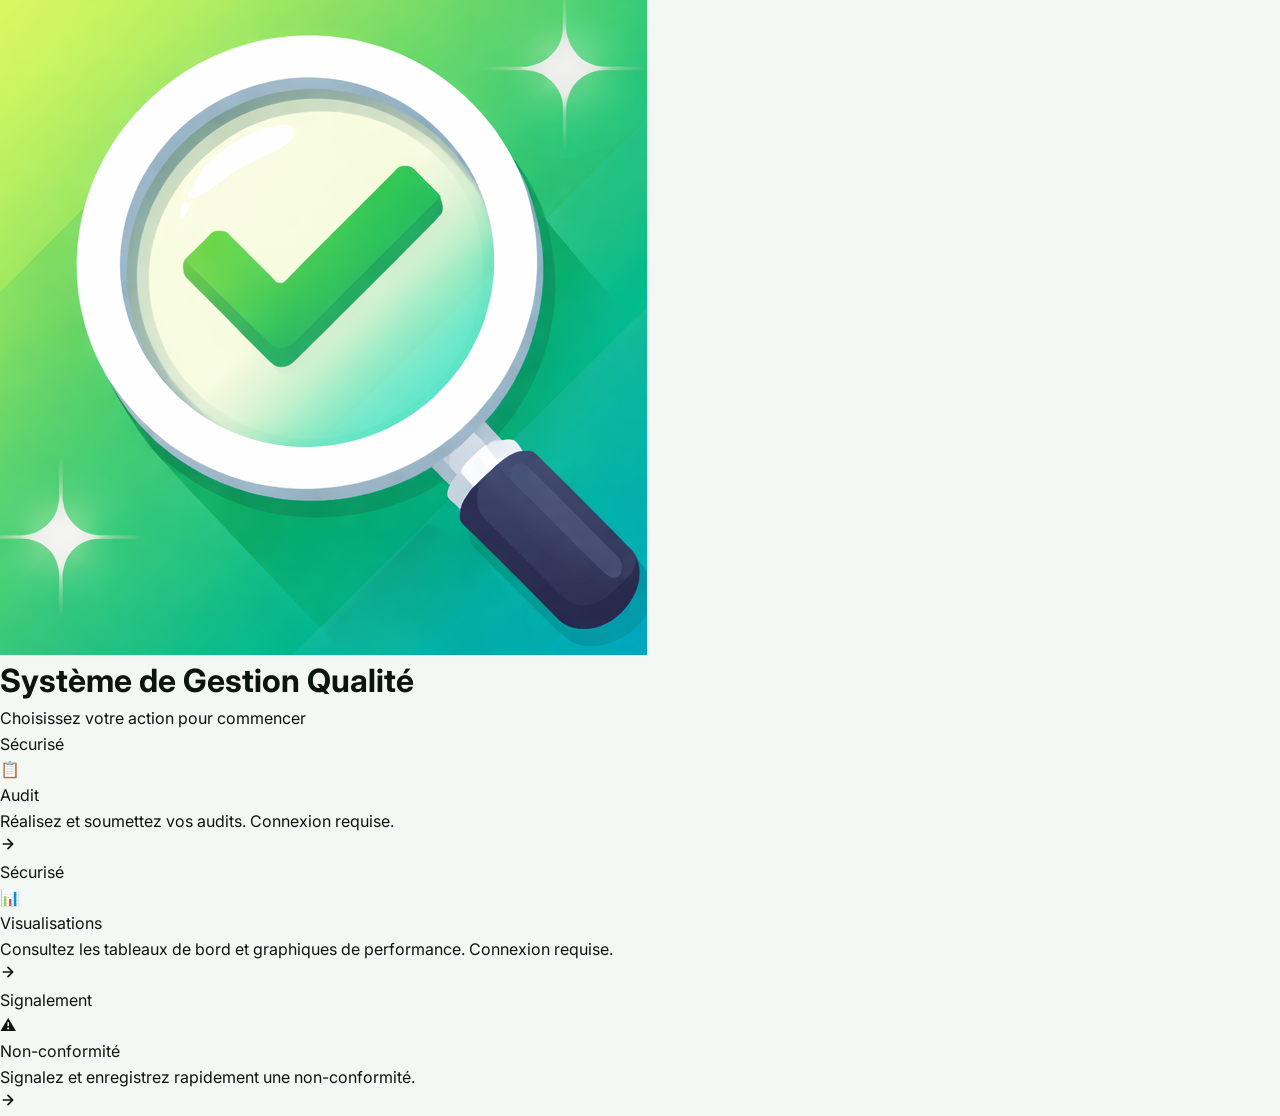
<file: landing.html>
<!DOCTYPE html>
<html lang="fr">
<head>
  <meta charset="UTF-8">
  <meta name="viewport" content="width=device-width, initial-scale=1.0">
  <title>Accueil - Système de Gestion Qualité</title>
  <link rel="manifest" href="./manifest.json">
  <link rel="icon" type="image/png" href="logo4.png">
  <meta name="theme-color" content="#0f172a">
  <meta name="description" content="Plateforme de gestion qualité : audit, visualisation et non-conformités">
  <link rel="stylesheet" href="style.css">
  <link rel="preconnect" href="https://fonts.googleapis.com">
  <link href="https://fonts.googleapis.com/css2?family=Inter:wght@300;400;500;600;700;800&display=swap" rel="stylesheet">
</head>
<script src="./pwa.js"></script>

<body class="page-landing">

  <!-- Header -->
  <header class="landing-header">
    <img src="icon.png" alt="Logo" class="landing-logo" id="main-logo">
    <h1 class="landing-title">Système de Gestion Qualité</h1>
    <p class="landing-subtitle">Choisissez votre action pour commencer</p>
  </header>

  <!-- Cards -->
  <main>
    <div class="cards-grid">

      <!-- Audit -->
      <a href="login.html" class="action-card audit" id="card-audit" aria-label="Accéder à l'audit">
        <span class="card-badge">Sécurisé</span>
        <div class="card-icon-wrap" aria-hidden="true">📋</div>
        <div class="card-body">
          <div class="card-title">Audit</div>
          <div class="card-desc">Réalisez et soumettez vos audits. Connexion requise.</div>
        </div>
        <div class="card-arrow" aria-hidden="true">
          <svg width="16" height="16" viewBox="0 0 24 24" fill="none" stroke="currentColor" stroke-width="2.5" stroke-linecap="round" stroke-linejoin="round">
            <path d="M5 12h14M12 5l7 7-7 7"/>
          </svg>
        </div>
      </a>

      <!-- Visualisations -->
      <a href="visualisation.html" class="action-card visu" id="card-visu" aria-label="Voir les visualisations">
        <span class="card-badge">Sécurisé</span>
        <div class="card-icon-wrap" aria-hidden="true">📊</div>
        <div class="card-body">
          <div class="card-title">Visualisations</div>
          <div class="card-desc">Consultez les tableaux de bord et graphiques de performance. Connexion requise.</div>
        </div>
        <div class="card-arrow" aria-hidden="true">
          <svg width="16" height="16" viewBox="0 0 24 24" fill="none" stroke="currentColor" stroke-width="2.5" stroke-linecap="round" stroke-linejoin="round">
            <path d="M5 12h14M12 5l7 7-7 7"/>
          </svg>
        </div>
      </a>

      <!-- Non-conformité -->
      <a href="non-conformite.html" class="action-card nc" id="card-nc" aria-label="Ajouter une non-conformité">
        <span class="card-badge">Signalement</span>
        <div class="card-icon-wrap" aria-hidden="true">⚠️</div>
        <div class="card-body">
          <div class="card-title">Non-conformité</div>
          <div class="card-desc">Signalez et enregistrez rapidement une non-conformité.</div>
        </div>
        <div class="card-arrow" aria-hidden="true">
          <svg width="16" height="16" viewBox="0 0 24 24" fill="none" stroke="currentColor" stroke-width="2.5" stroke-linecap="round" stroke-linejoin="round">
            <path d="M5 12h14M12 5l7 7-7 7"/>
          </svg>
        </div>
      </a>

    </div>
  </main>

</body>
</html>
</file>
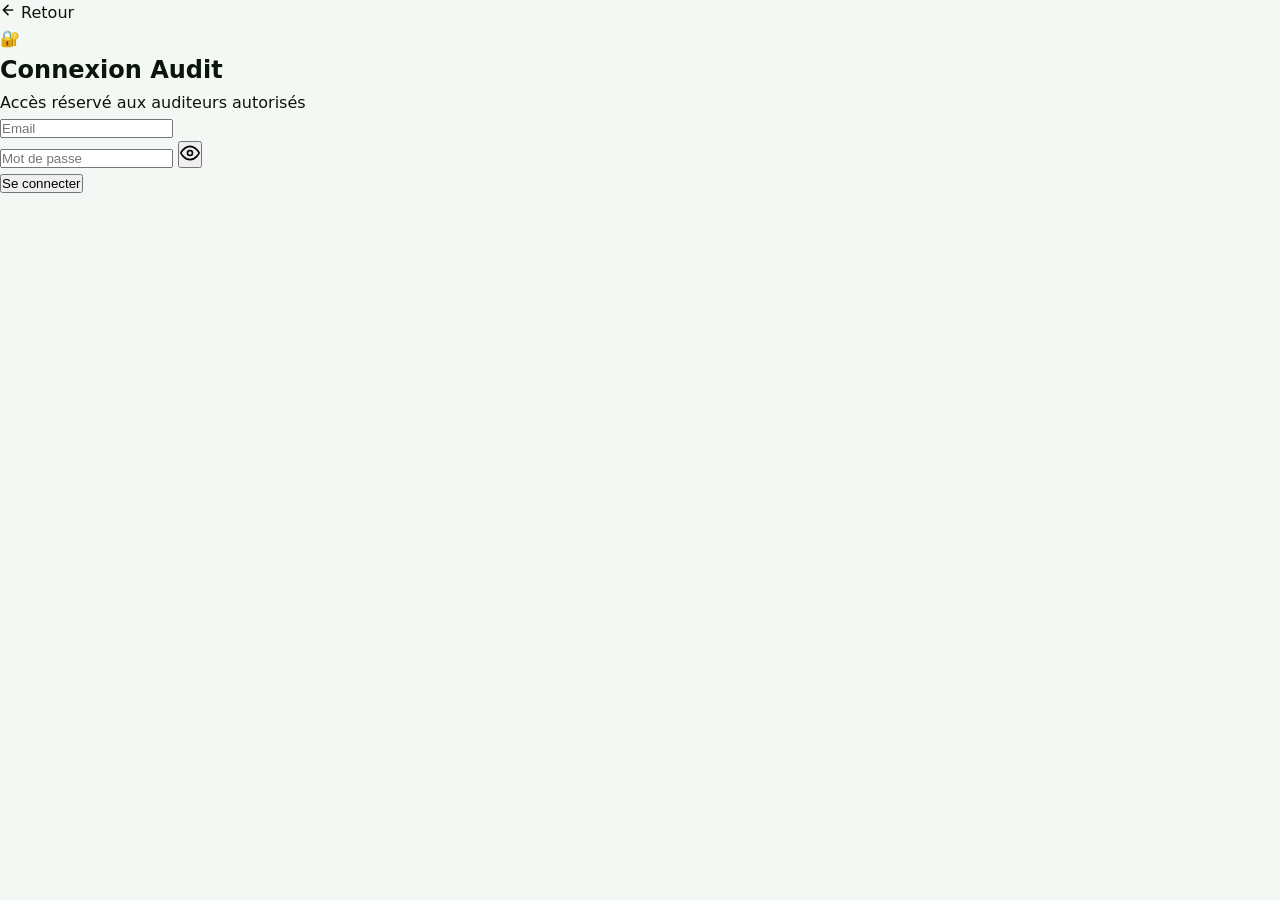
<file: login.html>
<!DOCTYPE html>
<html lang="fr">
<head>
  <meta charset="UTF-8">
  <meta name="viewport" content="width=device-width, initial-scale=1.0">
  <title>Login - Système d'Audit</title>
  <link rel="manifest" href="./manifest.json">
  <link rel="icon" type="image/png" href="logo4.png">
  <meta name="theme-color" content="#0f172a">
  <link rel="stylesheet" href="style.css">
</head>
<script src="./pwa.js"></script>

<body class="page-login">

  <!-- Back to landing -->
  <a href="landing.html" class="back-link" id="back-landing">
    <svg width="16" height="16" viewBox="0 0 24 24" fill="none" stroke="currentColor" stroke-width="2.5" stroke-linecap="round" stroke-linejoin="round">
      <path d="M19 12H5M12 19l-7-7 7-7"/>
    </svg>
    Retour
  </a>

  <form id="loginForm">
    <div class="login-icon" aria-hidden="true">🔐</div>
    <h2>Connexion Audit</h2>
    <p class="login-subtitle">Accès réservé aux auditeurs autorisés</p>

    <input type="email" id="email" placeholder="Email" autocomplete="email" required>
    <div class="password-wrapper">
      <input type="password" id="password" placeholder="Mot de passe" autocomplete="current-password" required>
      <button type="button" id="togglePassword" class="toggle-password" aria-label="Afficher le mot de passe">
        <svg xmlns="http://www.w3.org/2000/svg" width="20" height="20" viewBox="0 0 24 24" fill="none"
          stroke="currentColor" stroke-width="2" stroke-linecap="round" stroke-linejoin="round" class="eye-icon">
          <path d="M1 12s4-8 11-8 11 8 11 8-4 8-11 8-11-8-11-8z"></path>
          <circle cx="12" cy="12" r="3"></circle>
        </svg>
      </button>
    </div>

    <button type="submit" class="btn-retour">Se connecter</button>
    <p class="error" id="error"></p>
  </form>

  <script>
    document.getElementById('togglePassword').addEventListener('click', function () {
      const passwordInput = document.getElementById('password');
      const type = passwordInput.getAttribute('type') === 'password' ? 'text' : 'password';
      passwordInput.setAttribute('type', type);

      // Met à jour l'icône SVG
      if (type === 'text') {
        this.innerHTML = `
          <svg xmlns="http://www.w3.org/2000/svg" width="20" height="20" viewBox="0 0 24 24" fill="none"
            stroke="currentColor" stroke-width="2" stroke-linecap="round" stroke-linejoin="round" class="eye-icon">
            <path d="M17.94 17.94A10.07 10.07 0 0 1 12 20c-7 0-11-8-11-8a18.45 18.45 0 0 1 5.06-5.94M9.9 4.24A9.12 9.12 0 0 1 12 4c7 0 11 8 11 8a18.5 18.5 0 0 1-2.16 3.19m-6.72-1.07a3 3 0 1 1-4.24-4.24"></path>
            <line x1="1" y1="1" x2="23" y2="23"></line>
          </svg>
        `;
      } else {
        this.innerHTML = `
          <svg xmlns="http://www.w3.org/2000/svg" width="20" height="20" viewBox="0 0 24 24" fill="none"
            stroke="currentColor" stroke-width="2" stroke-linecap="round" stroke-linejoin="round" class="eye-icon">
            <path d="M1 12s4-8 11-8 11 8 11 8-4 8-11 8-11-8-11-8z"></path>
            <circle cx="12" cy="12" r="3"></circle>
          </svg>
        `;
      }
    });
  </script>

  <script type="module">
    import { supabase } from "./supabase.js";

    const form = document.getElementById("loginForm");
    const errorEl = document.getElementById("error");

    form.addEventListener("submit", async (e) => {
      e.preventDefault();
      errorEl.textContent = "";

      const btn = form.querySelector('button[type="submit"]');
      const originalText = btn.textContent;
      btn.textContent = "Connexion...";
      btn.disabled = true;

      const email = document.getElementById("email").value.trim();
      const password = document.getElementById("password").value;

      const { error } = await supabase.auth.signInWithPassword({ email, password });

      if (error) {
        errorEl.textContent = "Identifiants invalides ou erreur de connexion.";
        btn.textContent = originalText;
        btn.disabled = false;
        return;
      }

      const params = new URLSearchParams(window.location.search);
      const redirect = params.get("redirect");
      window.location.href = redirect || "accueil.html";
    });
  </script>

</body>

</html>
</file>
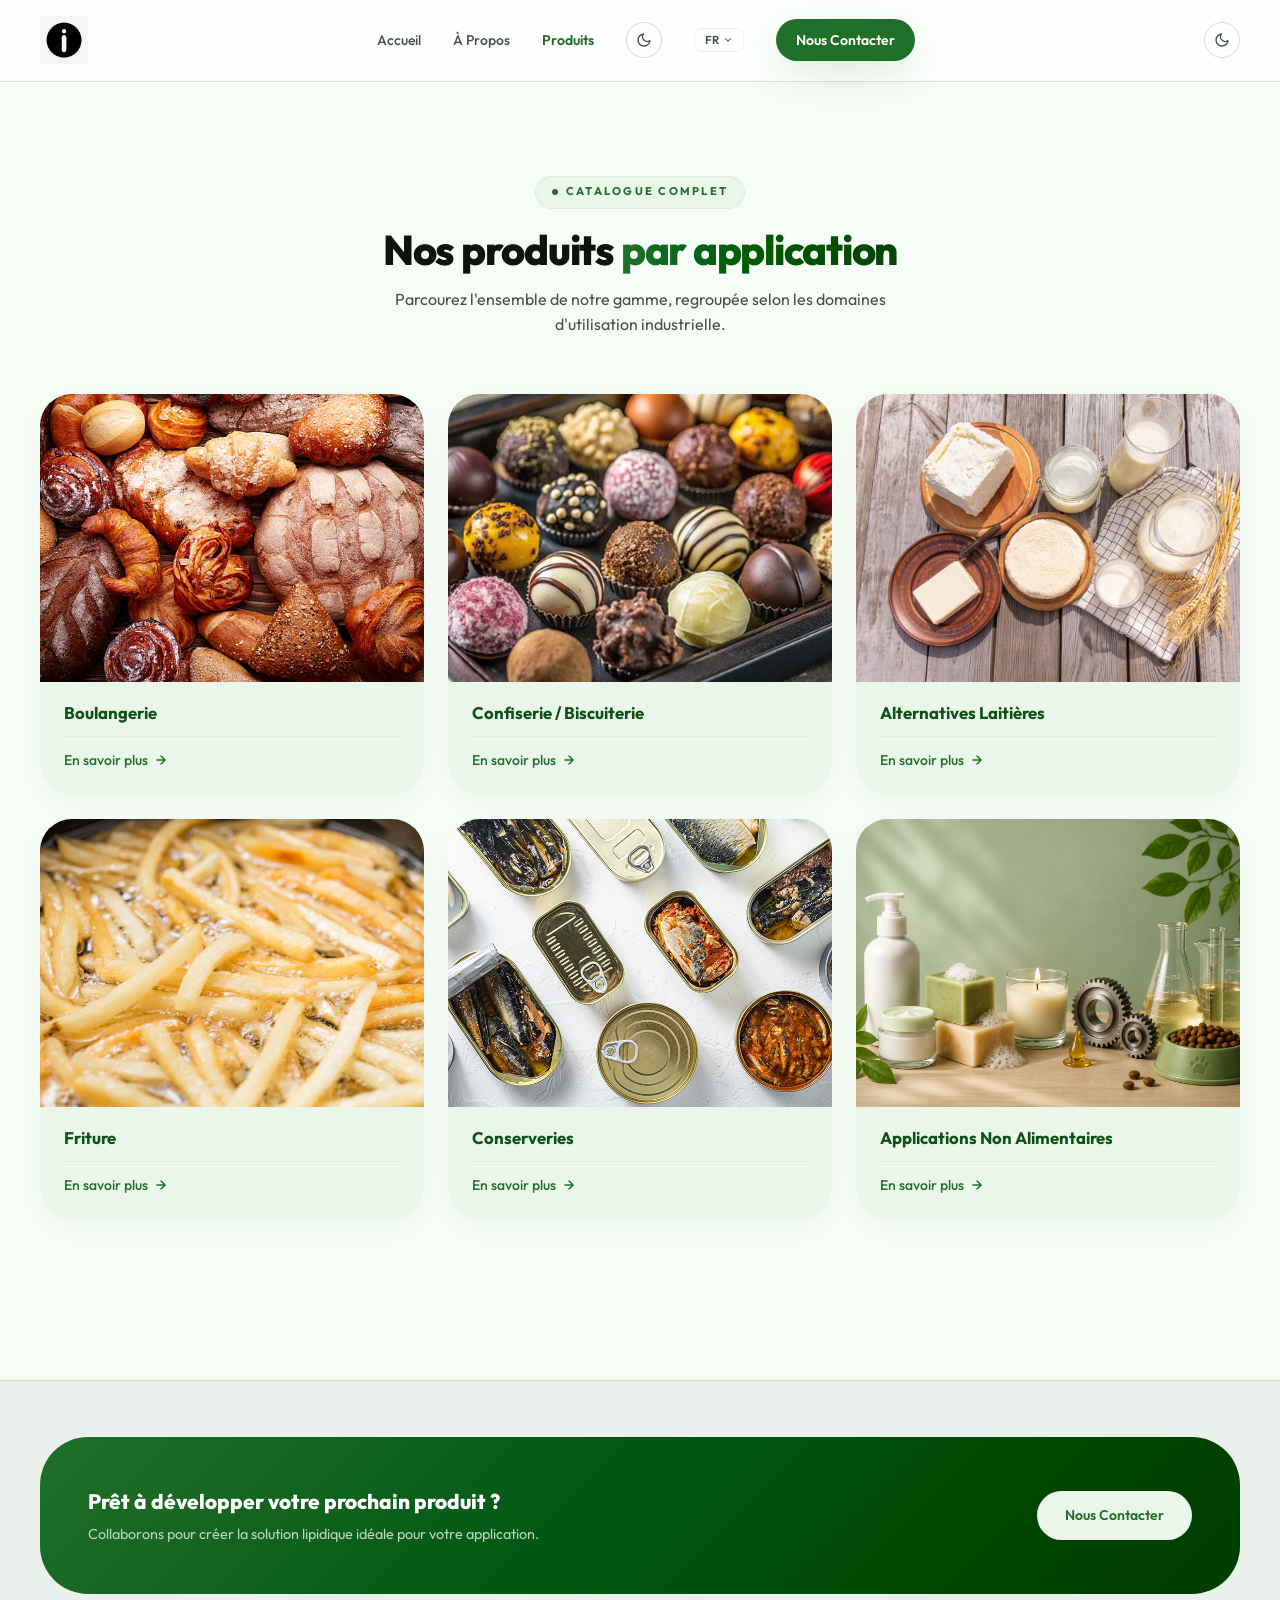
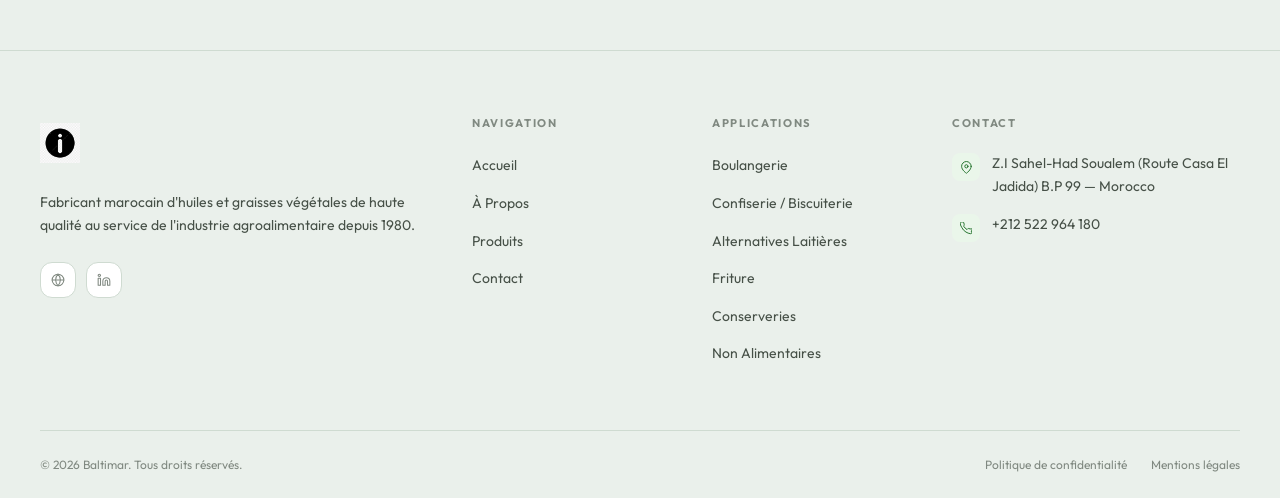
<file: products.html>
<!DOCTYPE html>
<html lang="fr">
<head>
  <meta charset="UTF-8" />
  <meta name="viewport" content="width=device-width, initial-scale=1.0" />
  <title data-i18n="page.products">Nos Produits — Baltimar</title>
  <meta name="description" content="Découvrez les solutions Baltimar par application industrielle : boulangerie, friture, confiserie, alternatives laitières, conserveries et bien plus." />
  <link rel="icon" type="image/jpeg" href="images/logo3.jpg">
  <link rel="preconnect" href="https://fonts.googleapis.com" />
  <link rel="preconnect" href="https://fonts.gstatic.com" crossorigin />
  <link href="https://fonts.googleapis.com/css2?family=Inter:wght@300;400;500;600;700&family=Outfit:wght@300;400;500;600;700;800;900&display=swap" rel="stylesheet" />
  <link rel="stylesheet" href="style.css" />
  <script src="theme.js"></script>
  <script src="i18n.js"></script>
</head>
<body>

<!-- ════════════════════════════════════════════════
     NAVBAR
════════════════════════════════════════════════ -->
<nav class="navbar" id="navbar">
  <div class="container">
    <div class="navbar__inner">
      <a href="index.html" class="navbar__logo" aria-label="Baltimar">
        <img src="images/logo3.jpg" alt="Baltimar" />
      </a>
      <div class="navbar__links">
        <a href="index.html" data-i18n="nav.home">Accueil</a>
        <a href="about.html" data-i18n="nav.about">À Propos</a>
        <a href="products.html" class="active" data-i18n="nav.products">Produits</a>
        <button class="theme-toggle" aria-label="Basculer le thème">
          <svg class="theme-toggle__moon" xmlns="http://www.w3.org/2000/svg" viewBox="0 0 24 24" stroke-width="2" stroke-linecap="round" stroke-linejoin="round"><path d="M21 12.79A9 9 0 1 1 11.21 3 7 7 0 0 0 21 12.79z"/></svg>
          <svg class="theme-toggle__sun" xmlns="http://www.w3.org/2000/svg" viewBox="0 0 24 24" stroke-width="2" stroke-linecap="round" stroke-linejoin="round"><circle cx="12" cy="12" r="5"/><line x1="12" y1="1" x2="12" y2="3"/><line x1="12" y1="21" x2="12" y2="23"/><line x1="4.22" y1="4.22" x2="5.64" y2="5.64"/><line x1="18.36" y1="18.36" x2="19.78" y2="19.78"/><line x1="1" y1="12" x2="3" y2="12"/><line x1="21" y1="12" x2="23" y2="12"/><line x1="4.22" y1="19.78" x2="5.64" y2="18.36"/><line x1="18.36" y1="5.64" x2="19.78" y2="4.22"/></svg>
        </button>
        <!-- Language Switcher -->
        <div class="lang-switcher">
          <button class="lang-btn" id="lang-btn" aria-haspopup="true" aria-expanded="false">
            <span id="lang-current">FR</span>
            <svg xmlns="http://www.w3.org/2000/svg" width="10" height="10" viewBox="0 0 24 24" fill="none" stroke="currentColor" stroke-width="2.5" stroke-linecap="round" stroke-linejoin="round"><path d="M6 9l6 6 6-6"/></svg>
          </button>
          <div class="lang-dropdown" id="lang-dropdown" role="listbox">
            <button class="lang-option" data-lang="fr" role="option">FR — Français</button>
            <button class="lang-option" data-lang="en" role="option">EN — English</button>
            <button class="lang-option" data-lang="ar" role="option">AR — عربية</button>
          </div>
        </div>
        <a href="index.html#contact" class="btn btn--primary navbar__cta" style="padding:0.6rem 1.25rem" data-i18n="nav.contact">Nous Contacter</a>
      </div>
      <div class="navbar__actions">
        <button class="theme-toggle" aria-label="Basculer le thème">
          <svg class="theme-toggle__moon" xmlns="http://www.w3.org/2000/svg" viewBox="0 0 24 24" stroke-width="2" stroke-linecap="round" stroke-linejoin="round"><path d="M21 12.79A9 9 0 1 1 11.21 3 7 7 0 0 0 21 12.79z"/></svg>
          <svg class="theme-toggle__sun" xmlns="http://www.w3.org/2000/svg" viewBox="0 0 24 24" stroke-width="2" stroke-linecap="round" stroke-linejoin="round"><circle cx="12" cy="12" r="5"/><line x1="12" y1="1" x2="12" y2="3"/><line x1="12" y1="21" x2="12" y2="23"/><line x1="4.22" y1="4.22" x2="5.64" y2="5.64"/><line x1="18.36" y1="18.36" x2="19.78" y2="19.78"/><line x1="1" y1="12" x2="3" y2="12"/><line x1="21" y1="12" x2="23" y2="12"/><line x1="4.22" y1="19.78" x2="5.64" y2="18.36"/><line x1="18.36" y1="5.64" x2="19.78" y2="4.22"/></svg>
        </button>
        <button class="navbar__hamburger" id="hamburger" aria-label="Menu" aria-expanded="false">
          <span></span><span></span><span></span>
        </button>
      </div>
    </div>
  </div>
  <div class="navbar__mobile" id="mobile-menu">
    <div class="navbar__mobile-inner">
      <a href="index.html"          onclick="closeMobileMenu()" data-i18n="nav.home">Accueil</a>
      <a href="about.html"          onclick="closeMobileMenu()" data-i18n="nav.about">À Propos</a>
      <a href="products.html"       onclick="closeMobileMenu()" data-i18n="nav.products">Produits</a>
      <a href="index.html#contact"  onclick="closeMobileMenu()" class="btn btn--primary" style="width:fit-content" data-i18n="nav.contact">Nous Contacter</a>
      <div class="lang-switcher-mobile">
        <button class="lang-option" data-lang="fr">FR</button>
        <button class="lang-option" data-lang="en">EN</button>
        <button class="lang-option" data-lang="ar">AR</button>
      </div>
    </div>
  </div>
</nav>


<!-- ════════════════════════════════════════════════
     CATALOGUE PAR UTILISATION
════════════════════════════════════════════════ -->
<section id="catalogue" class="catalogue-section">
  <div class="container">

    <div class="catalogue__header reveal">
      <span class="badge badge--dark"><span class="badge-dot"></span><span data-i18n="prod.badge">Catalogue complet</span></span>
      <h1 class="catalogue__title" data-i18n-html="prod.title">
        Nos produits
        <span class="products__title-gradient">par application</span>
      </h1>
      <p class="catalogue__sub" data-i18n="prod.sub">
        Parcourez l'ensemble de notre gamme, regroupée selon les domaines d'utilisation industrielle.
      </p>
    </div>

    <div id="catalogue-groups" class="catalogue-groups"></div>

  </div>
</section>


<!-- ════════════════════════════════════════════════
     FOOTER
════════════════════════════════════════════════ -->
<footer>
  <div class="footer__banner-wrap">
    <div class="container">
      <div class="footer__banner">
        <div>
          <h3 class="footer__banner-title" data-i18n="footer.banner.title">Prêt à développer votre prochain produit ?</h3>
          <p class="footer__banner-sub" data-i18n="footer.banner.sub">Collaborons pour créer la solution lipidique idéale pour votre application.</p>
        </div>
        <a href="index.html#contact" class="btn btn--light" data-i18n="footer.banner.btn">Nous Contacter</a>
      </div>
    </div>
  </div>

  <div class="footer__main">
    <div class="container">
      <div class="footer__grid">

        <div>
          <a href="index.html" class="footer__logo" aria-label="Baltimar">
            <img src="images/logo3.jpg" alt="Baltimar" />
          </a>
          <p class="footer__about" data-i18n="footer.about">
            Fabricant marocain d'huiles et graisses végétales de haute qualité
            au service de l'industrie agroalimentaire depuis 1980.
          </p>
          <div class="footer__socials">
            <a href="#" class="footer__social" aria-label="Site web">
              <svg xmlns="http://www.w3.org/2000/svg" viewBox="0 0 24 24" fill="none" stroke-width="1.8" stroke-linecap="round" stroke-linejoin="round"><circle cx="12" cy="12" r="10"/><line x1="2" y1="12" x2="22" y2="12"/><path d="M12 2a15.3 15.3 0 014 10 15.3 15.3 0 01-4 10 15.3 15.3 0 01-4-10 15.3 15.3 0 014-10z"/></svg>
            </a>
            <a href="#" class="footer__social" aria-label="LinkedIn">
              <svg xmlns="http://www.w3.org/2000/svg" viewBox="0 0 24 24" fill="none" stroke-width="1.8" stroke-linecap="round" stroke-linejoin="round"><path d="M16 8a6 6 0 016 6v7h-4v-7a2 2 0 00-2-2 2 2 0 00-2 2v7h-4v-7a6 6 0 016-6z"/><rect x="2" y="9" width="4" height="12"/><circle cx="4" cy="4" r="2"/></svg>
            </a>
          </div>
        </div>

        <div>
          <h4 class="footer__col-title" data-i18n="footer.nav">Navigation</h4>
          <ul class="footer__col-list">
            <li><a href="index.html" data-i18n="nav.home">Accueil</a></li>
            <li><a href="about.html" data-i18n="nav.about">À Propos</a></li>
            <li><a href="products.html" data-i18n="nav.products">Produits</a></li>
            <li><a href="index.html#contact" data-i18n="footer.contact">Contact</a></li>
          </ul>
        </div>

        <div>
          <h4 class="footer__col-title" data-i18n="footer.apps">Applications</h4>
          <ul class="footer__col-list">
            <li><a href="application.html?key=boulangerie" data-i18n="footer.app.boul">Boulangerie</a></li>
            <li><a href="application.html?key=confiserie" data-i18n="footer.app.conf">Confiserie / Biscuiterie</a></li>
            <li><a href="application.html?key=laitier" data-i18n="footer.app.lait">Alternatives Laitières</a></li>
            <li><a href="application.html?key=friture" data-i18n="footer.app.frit">Friture</a></li>
            <li><a href="application.html?key=conserveries" data-i18n="footer.app.cons">Conserveries</a></li>
            <li><a href="application.html?key=nonalimentaire" data-i18n="footer.app.noal">Non Alimentaires</a></li>
          </ul>
        </div>

        <div>
          <h4 class="footer__col-title" data-i18n="footer.contact">Contact</h4>
          <ul class="footer__contact-list">
            <li class="footer__contact-item">
              <div class="footer__contact-icon">
                <svg xmlns="http://www.w3.org/2000/svg" viewBox="0 0 24 24" fill="none" stroke-width="1.8" stroke-linecap="round" stroke-linejoin="round"><path d="M21 10c0 7-9 13-9 13S3 17 3 10a9 9 0 0118 0z"/><circle cx="12" cy="10" r="3"/></svg>
              </div>
              <span class="footer__contact-text">Z.I Sahel-Had Soualem (Route Casa El Jadida) B.P 99 — Morocco</span>
            </li>
            <li class="footer__contact-item">
              <div class="footer__contact-icon">
                <svg xmlns="http://www.w3.org/2000/svg" viewBox="0 0 24 24" fill="none" stroke-width="1.8" stroke-linecap="round" stroke-linejoin="round"><path d="M22 16.92v3a2 2 0 01-2.18 2 19.79 19.79 0 01-8.63-3.07A19.5 19.5 0 013.07 9.81a19.79 19.79 0 01-3.07-8.63A2 2 0 012.18 0h3a2 2 0 012 1.72c.127.96.361 1.903.7 2.81a2 2 0 01-.45 2.11L6.91 7.91a16 16 0 006.16 6.16l1.27-1.27a2 2 0 012.11-.45c.907.339 1.85.573 2.81.7A2 2 0 0122 16.92z"/></svg>
              </div>
              <span class="footer__contact-text">+212 522 964 180</span>
            </li>
          </ul>
        </div>

      </div>
    </div>
  </div>

  <div class="container">
    <div class="footer__bottom">
      <p class="footer__copy" data-i18n="footer.copy">© 2026 Baltimar. Tous droits réservés.</p>
      <div class="footer__legal">
        <a href="#" data-i18n="footer.privacy">Politique de confidentialité</a>
        <a href="#" data-i18n="footer.legal">Mentions légales</a>
      </div>
    </div>
  </div>
</footer>

<script src="applications-page.js"></script>
</body>
</html>
</file>
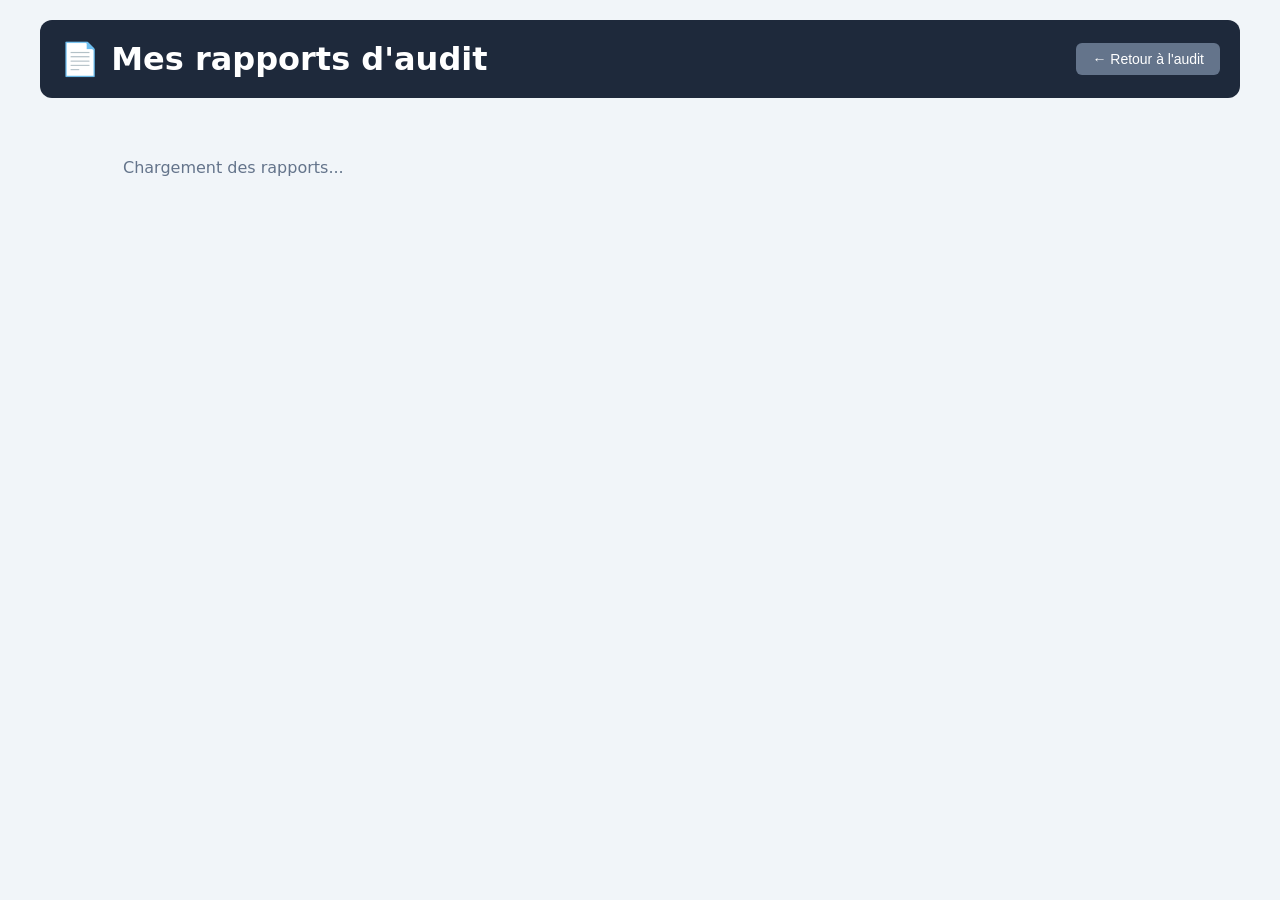
<file: reports.html>
<!DOCTYPE html>
<html lang="fr">
<head>
    <meta charset="UTF-8">
    <meta name="viewport" content="width=device-width, initial-scale=1.0">
    <title>Mes rapports - BALTIMAR</title>
    <style>
        * {
            margin: 0;
            padding: 0;
            box-sizing: border-box;
        }
        
        body {
            font-family: system-ui, -apple-system, sans-serif;
            background: #f1f5f9;
            padding: 20px;
        }
        
        .container {
            max-width: 1200px;
            margin: 0 auto;
        }
        
        .header {
            background: #1e293b;
            color: white;
            padding: 20px;
            border-radius: 12px;
            margin-bottom: 20px;
            display: flex;
            justify-content: space-between;
            align-items: center;
        }
        
        .reports-grid {
            display: grid;
            grid-template-columns: repeat(auto-fill, minmax(350px, 1fr));
            gap: 20px;
        }
        
        .report-card {
            background: white;
            border-radius: 12px;
            padding: 20px;
            box-shadow: 0 2px 4px rgba(0,0,0,0.1);
            transition: transform 0.2s, box-shadow 0.2s;
        }
        
        .report-card:hover {
            transform: translateY(-2px);
            box-shadow: 0 8px 16px rgba(0,0,0,0.1);
        }
        
        .report-title {
            font-size: 16px;
            font-weight: 600;
            color: #1e293b;
            margin-bottom: 8px;
            word-break: break-all;
        }
        
        .report-meta {
            font-size: 12px;
            color: #64748b;
            margin-bottom: 16px;
        }
        
        .report-actions {
            display: flex;
            gap: 10px;
        }
        
        .btn {
            padding: 8px 16px;
            border: none;
            border-radius: 6px;
            cursor: pointer;
            font-size: 14px;
            transition: opacity 0.2s;
        }
        
        .btn-view {
            background: #10b981;
            color: white;
        }
        
        .btn-download {
            background: #3b82f6;
            color: white;
        }
        
        .btn-back {
            background: #64748b;
            color: white;
        }
        
        .btn:hover {
            opacity: 0.8;
        }
        
        .loading {
            text-align: center;
            padding: 40px;
            color: #64748b;
        }
        
        .empty {
            text-align: center;
            padding: 60px;
            color: #64748b;
        }
    </style>
</head>
<body>
    <div class="container">
        <div class="header">
            <h1>📄 Mes rapports d'audit</h1>
            <button class="btn btn-back" onclick="window.location.href='baltimar.html'">← Retour à l'audit</button>
        </div>
        <div id="reports-list" class="reports-grid">
            <div class="loading">Chargement des rapports...</div>
        </div>
    </div>
    
    <script type="module">
        import { supabase } from "./supabase.js";
        
        async function loadReports() {
            const container = document.getElementById('reports-list');
            
            try {
                // Lister tous les dossiers
                const { data: folders } = await supabase.storage
                    .from('reports')
                    .list('', { limit: 100 });
                
                if (!folders || folders.length === 0) {
                    container.innerHTML = '<div class="empty">📭 Aucun rapport trouvé</div>';
                    return;
                }
                
                const allReports = [];
                
                for (const folder of folders) {
                    if (folder.id) {
                        const { data: files } = await supabase.storage
                            .from('reports')
                            .list(`${folder.name}/`, { limit: 100 });
                        
                        if (files) {
                            files.forEach(file => {
                                if (file.name && file.name.endsWith('.pdf')) {
                                    const { data: urlData } = supabase.storage
                                        .from('reports')
                                        .getPublicUrl(`${folder.name}/${file.name}`);
                                    
                                    allReports.push({
                                        name: file.name,
                                        folder: folder.name,
                                        url: urlData.publicUrl,
                                        created_at: file.created_at
                                    });
                                }
                            });
                        }
                    }
                }
                
                if (allReports.length === 0) {
                    container.innerHTML = '<div class="empty">📭 Aucun rapport trouvé</div>';
                    return;
                }
                
                // Afficher les rapports
                container.innerHTML = allReports.map(report => `
                    <div class="report-card">
                        <div class="report-title">📄 ${report.name}</div>
                        <div class="report-meta">
                            📁 ${report.folder} | 
                            📅 ${new Date(report.created_at).toLocaleString('fr-FR')}
                        </div>
                        <div class="report-actions">
                            <button class="btn btn-view" onclick="window.open('${report.url}', '_blank')">👁️ Voir</button>
                            <button class="btn btn-download" onclick="downloadReport('${report.url}', '${report.name}')">⬇️ Télécharger</button>
                        </div>
                    </div>
                `).join('');
                
            } catch (err) {
                console.error(err);
                container.innerHTML = '<div class="empty">❌ Erreur lors du chargement</div>';
            }
        }
        
        window.downloadReport = async (url, filename) => {
            const response = await fetch(url);
            const blob = await response.blob();
            const downloadUrl = URL.createObjectURL(blob);
            const a = document.createElement('a');
            a.href = downloadUrl;
            a.download = filename;
            a.click();
            URL.revokeObjectURL(downloadUrl);
        };
        
        loadReports();
    </script>
</body>
</html>
</file>
<file: style.css>
/* ============================================================
   BALTIMAR — style.css  (2026 modern vanilla CSS)
   ============================================================ */

/* ── Design tokens ─────────────────────────────────────────── */
:root {
  /* Professional Green & Warm White Palette */
  --brand:        oklch(48% 0.13 145);                 /* Forest Green */
  --brand-dark:   oklch(38% 0.11 145);                 /* Deep Forest Green */
  --brand-light:  oklch(96% 0.02 145);                 /* Soft Sage White */
  --brand-border: oklch(85% 0.05 145 / 0.3);           /* Sage Border tint */
  --brand-glow:   oklch(48% 0.13 145 / 0.15);          /* Forest Green Glow */

  --accent:       oklch(76% 0.14 150);                 /* Mint Green Accent */
  --accent-soft:  oklch(94% 0.04 150 / 0.1);           /* Soft Mint Background */

  --surface:   #f4f8f5;                                /* Soft warm sage background */
  --surface-2: oklch(98.5% 0.01 145);                  /* Pure card background */
  --dark-bg:   oklch(13% 0.03 150);                    /* Deep forest slate bg */
  --dark-card: oklch(17% 0.04 150 / 0.4);
  --dark-border: oklch(100% 0 0 / 0.12);

  --text-primary:   oklch(18% 0.02 150);               /* Deep forest charcoal */
  --text-secondary: oklch(42% 0.02 150);               /* Medium sage charcoal */
  --text-muted:     oklch(62% 0.015 150);              /* Muted sage gray */

  --radius-sm:  0.8rem;
  --radius:     1.2rem;
  --radius-lg:  2rem;
  --radius-xl:  3rem;

  --shadow-brand: 0 12px 40px oklch(48% 0.13 145 / 0.15);
  --shadow-card:  0 8px 32px oklch(0% 0 0 / 0.04);
  --shadow-lg:    0 24px 64px oklch(0% 0 0 / 0.1);

  --ease-spring: cubic-bezier(0.175, 0.885, 0.32, 1.275);
  --ease-out:    cubic-bezier(0.19, 1, 0.22, 1);
  --section-spacing: clamp(6rem, 12vw, 10rem);
}

/* ── Reset ──────────────────────────────────────────────────── */
*, *::before, *::after { box-sizing: border-box; margin: 0; padding: 0; }
html { scroll-behavior: smooth; font-size: 16px; }
body {
  font-family: 'Outfit', 'Inter', system-ui, sans-serif;
  color: var(--text-primary);
  background: var(--surface);
  -webkit-font-smoothing: antialiased;
  overflow-x: hidden;
  line-height: 1.6;
}
img { max-width: 100%; display: block; }
button, a { cursor: pointer; }
a { text-decoration: none; color: inherit; }
ul { list-style: none; }

/* ── Utilities ──────────────────────────────────────────────── */
.container {
  max-width: 1280px;
  margin-inline: auto;
  padding-inline: clamp(1.5rem, 5vw, 2.5rem);
}

.sr-only {
  position: absolute; width: 1px; height: 1px;
  padding: 0; margin: -1px; overflow: hidden;
  clip: rect(0,0,0,0); white-space: nowrap; border: 0;
}

/* ── Shared badge ───────────────────────────────────────────── */
.badge {
  display: inline-flex;
  align-items: center;
  gap: 0.5rem;
  padding: 0.4rem 1rem;
  border-radius: 999px;
  font-size: 0.7rem;
  font-weight: 700;
  letter-spacing: 0.2em;
  text-transform: uppercase;
}
.badge--brand {
  background: var(--brand-light);
  border: 1px solid var(--brand-border);
  color: var(--brand);
}
.badge--dark {
  background: var(--brand-light);
  border: 1px solid var(--brand-border);
  color: var(--brand);
}
.badge-dot {
  width: 6px; height: 6px;
  border-radius: 50%;
  background: var(--brand);
  animation: pulse 2s ease-in-out infinite;
}
.badge--dark .badge-dot { background: var(--brand); }

/* ── Buttons ────────────────────────────────────────────────── */
.btn {
  display: inline-flex;
  align-items: center;
  gap: 0.6rem;
  padding: 0.85rem 1.75rem;
  border-radius: 999px;
  font-size: 0.875rem;
  font-weight: 600;
  border: none;
  transition: all 0.25s var(--ease-out);
  white-space: nowrap;
}
.btn--primary {
  background: var(--brand);
  color: #fff;
  box-shadow: var(--shadow-brand);
}
.btn--primary:hover {
  background: var(--brand-dark);
  transform: scale(1.04);
  box-shadow: 0 12px 40px var(--brand-glow);
}
.btn--outline {
  background: var(--surface);
  color: var(--text-primary);
  border: 1px solid oklch(80% 0 0);
}
.btn--outline:hover {
  border-color: var(--brand-border);
  background: var(--brand-light);
  color: var(--brand);
}
.btn--ghost-dark {
  background: oklch(100% 0 0 / 0.1);
  color: oklch(95% 0.04 150);
  border: 1px solid oklch(100% 0 0 / 0.15);
}
.btn--ghost-dark:hover {
  background: oklch(100% 0 0 / 0.2);
}
.btn--light {
  background: var(--brand-light);
  color: var(--brand);
}
.btn--light:hover {
  background: #fff;
  transform: scale(1.04);
}
.btn svg { transition: transform 0.2s var(--ease-spring); flex-shrink: 0; }
.btn:hover svg { transform: translateX(3px); }

/* ── Scroll-reveal ──────────────────────────────────────────── */
.reveal {
  opacity: 0;
  transform: translateY(24px);
  transition: opacity 0.6s var(--ease-out), transform 0.6s var(--ease-out);
}
.reveal.visible { opacity: 1; transform: translateY(0); }
.reveal-delay-1 { transition-delay: 0.1s; }
.reveal-delay-2 { transition-delay: 0.2s; }
.reveal-delay-3 { transition-delay: 0.3s; }
.reveal-delay-4 { transition-delay: 0.4s; }

/* ============================================================
   NAVBAR
   ============================================================ */
.navbar {
  position: fixed;
  inset-block-start: 0;
  inset-inline: 0;
  z-index: 100;
  transition: background 0.4s, box-shadow 0.4s, border-color 0.4s;
  background: oklch(100% 0 0 / 0.85);
  backdrop-filter: blur(20px);
  border-bottom: 1px solid oklch(90% 0 0);
}
.navbar.scrolled {
  background: var(--surface);
  box-shadow: 0 2px 20px oklch(0% 0 0 / 0.06);
}
.navbar__inner {
  display: flex;
  align-items: center;
  justify-content: space-between;
  height: 5rem;
}
.navbar__logo img {
  height: 3rem;
  width: auto;
  object-fit: contain;
}
.navbar__logo-text {
  font-size: 1.5rem;
  font-weight: 800;
  color: var(--brand);
  letter-spacing: -0.03em;
}
.navbar__links {
  display: none;
  align-items: center;
  gap: 2rem;
}
@media (min-width: 768px) { .navbar__links { display: flex; } }
.navbar__links a:not(.btn) {
  font-size: 0.875rem;
  font-weight: 500;
  color: var(--text-secondary);
  transition: color 0.2s;
}
.navbar__links a:not(.btn):hover { color: var(--brand); }
.navbar__cta { display: none; }
@media (min-width: 768px) { .navbar__cta { display: inline-flex; } }

.navbar__hamburger {
  display: flex;
  flex-direction: column;
  gap: 5px;
  padding: 0.5rem;
  background: none;
  border: none;
  border-radius: var(--radius-sm);
  transition: background 0.2s;
}
@media (min-width: 768px) { .navbar__hamburger { display: none; } }
.navbar__hamburger:hover { background: var(--brand-light); }
.navbar__hamburger span {
  display: block;
  width: 22px;
  height: 2px;
  background: var(--text-primary);
  border-radius: 2px;
  transition: all 0.3s var(--ease-out);
  transform-origin: center;
}
.navbar__hamburger.open span:nth-child(1) { transform: translateY(7px) rotate(45deg); }
.navbar__hamburger.open span:nth-child(2) { opacity: 0; transform: scaleX(0); }
.navbar__hamburger.open span:nth-child(3) { transform: translateY(-7px) rotate(-45deg); }

.navbar__mobile {
  overflow: hidden;
  max-height: 0;
  opacity: 0;
  transition: max-height 0.35s var(--ease-out), opacity 0.3s;
  background: var(--surface);
  border-top: 1px solid oklch(92% 0 0);
}
.navbar__mobile.open { max-height: 20rem; opacity: 1; }
.navbar__mobile-inner {
  padding: 1.25rem 1.5rem;
  display: flex;
  flex-direction: column;
  gap: 1rem;
}
.navbar__mobile a:not(.btn) {
  font-size: 0.925rem;
  font-weight: 500;
  color: var(--text-primary);
  transition: color 0.2s;
}
.navbar__mobile a:not(.btn):hover { color: var(--brand); }

/* ============================================================
   HERO
   ============================================================ */
#hero {
  position: relative;
  min-height: 100svh;
  display: flex;
  flex-direction: column;
  overflow: hidden;
  background: linear-gradient(
  135deg,
  #0B3D2E 0%,
  #14532D 50%,
  #1B4332 100%
);
  color: #fff;
}
.hero__blob-1 {
  position: absolute;
  top: 0; left: 50%; translate: -50% 0;
  width: min(900px, 90vw); height: 500px;
  background: var(--brand-light);
  filter: blur(120px);
  border-radius: 50%;
  opacity: 0.4;
  pointer-events: none;
}
.hero__blob-2 {
  position: absolute;
  top: 33%; left: 25%;
  width: 400px; height: 400px;
  background: var(--brand-light);
  filter: blur(80px);
  border-radius: 50%;
  opacity: 0.25;
  pointer-events: none;
}
.hero__content {
  position: relative;
  z-index: 1;
  flex: 1;
  display: flex;
  align-items: center;
}
.hero__inner {
  padding-block: 8rem 3rem;
  width: 100%;
}
.hero__badge { margin-bottom: 2rem; }
.hero__headline {
  font-size: clamp(2.5rem, 8vw, 6rem);
  font-weight: 900;
  line-height: 1;
  letter-spacing: -0.04em;
  color: #fff;
  max-width: 58rem;
  margin-bottom: 1.75rem;
}
.hero__headline-gradient {
  background: linear-gradient(135deg, oklch(75% 0.20 145), oklch(88% 0.12 145));
  -webkit-background-clip: text;
  background-clip: text;
  color: transparent;
}
.hero__sub {
  font-size: 1.25rem;
  color: oklch(90% 0.02 150 / 0.8);
  max-width: 40rem;
  line-height: 1.6;
  font-weight: 400;
  margin-bottom: 3rem;
}
.hero__ctas {
  display: flex;
  flex-wrap: wrap;
  gap: 1rem;
  margin-bottom: 5rem;
}
.hero__stats {
  display: grid;
  grid-template-columns: repeat(auto-fit, minmax(180px, 1fr));
  gap: 1rem;
  max-width: 36rem;
}
.hero__stat {
  background: oklch(100% 0 0 / 0.08);
  backdrop-filter: blur(16px);
  border: 1px solid oklch(100% 0 0 / 0.12);
  border-radius: var(--radius-lg);
  padding: 1.25rem 1.5rem;
  transition: all 0.35s var(--ease-out);
}
.hero__stat:hover { background: oklch(100% 0 0 / 0.14); border-color: oklch(75% 0.20 145 / 0.4); transform: translateY(-3px); }
.hero__stat-top { display: flex; align-items: center; gap: 0.5rem; margin-bottom: 0.25rem; }
.hero__stat-icon { font-size: 1.2rem; }
.hero__stat-value { font-size: 1.75rem; font-weight: 900; color: #fff; }
.hero__stat-label { font-size: 0.75rem; font-weight: 500; color: oklch(80% 0.03 150); }

.hero__scroll {
  position: relative;
  z-index: 2;
  display: flex;
  flex-direction: column;
  align-items: center;
  gap: 0.5rem;
  padding-bottom: 2rem;
  background: none;
  border: none;
  color: oklch(80% 0.03 150);
  font-size: 0.7rem;
  font-weight: 600;
  letter-spacing: 0.2em;
  text-transform: uppercase;
  transition: color 0.2s;
}
.hero__scroll:hover { color: oklch(90% 0.05 145); }
.hero__scroll-chevron { animation: bounce 1.8s ease-in-out infinite; }

/* ============================================================
   ABOUT
   ============================================================ */
#about {
  position: relative;
  padding-block: var(--section-spacing);
  overflow: hidden;
  background: var(--surface);
}
.about__blob { position: absolute; border-radius: 50%; pointer-events: none; filter: blur(80px); }
.about__blob--tr { top: 0; right: 0; width: 500px; height: 500px; background: oklch(38% 0.20 145 / 0.05); }
.about__blob--bl { bottom: 0; left: 0; width: 400px; height: 400px; background: oklch(88% 0.12 145 / 0.08); }
.about__blob--c  { top: 50%; left: 50%; translate: -50% -50%; width: 700px; height: 700px; background: oklch(38% 0.20 145 / 0.03); }

.about__inner { position: relative; z-index: 1; display: flex; flex-direction: column; gap: 4rem; }

.about__header {
  display: flex;
  flex-direction: column;
  gap: 1.5rem;
}
@media (min-width: 1024px) {
  .about__header { flex-direction: row; align-items: flex-end; justify-content: space-between; }
}
.about__title {
  font-size: clamp(2rem, 4vw, 3.25rem);
  font-weight: 900;
  color: var(--text-primary);
  line-height: 1.1;
  max-width: 36rem;
}
.about__title-gradient {
  background: linear-gradient(90deg, var(--brand), oklch(32% 0.16 145));
  -webkit-background-clip: text;
  background-clip: text;
  color: transparent;
}
.about__header-desc { color: var(--text-secondary); line-height: 1.7; max-width: 22rem; }

/* Glass card shared */
.glass-card {
  position: relative;
  overflow: hidden;
  border-radius: var(--radius-xl);
  border: 1px solid oklch(90% 0.02 150);
  background: #fff;
  padding: clamp(1.75rem, 4vw, 2.5rem);
  box-shadow: 0 4px 24px oklch(0% 0 0 / 0.06);
}
.glass-card__blob {
  position: absolute;
  border-radius: 50%;
  pointer-events: none;
  filter: blur(60px);
}
.glass-card__blob--tr { top: 0; right: 0; width: 220px; height: 220px; background: oklch(38% 0.20 145 / 0.05); }
.glass-card__blob--bl { bottom: 0; left: 0; width: 180px; height: 180px; background: oklch(88% 0.12 145 / 0.08); }
.glass-card__inner { position: relative; z-index: 1; }

.about__two-col {
  display: grid;
  gap: 1.5rem;
}
@media (min-width: 1024px) { .about__two-col { grid-template-columns: 1fr 1fr; } }

.about__card-title {
  font-size: 1.6rem;
  font-weight: 800;
  color: var(--text-primary);
  line-height: 1.2;
  margin-bottom: 1rem;
}
.about__card-text { color: var(--text-secondary); font-size: 0.9rem; line-height: 1.75; }
.about__card-text + .about__card-text { margin-top: 0.75rem; }

/* Lab grid */
.lab-grid {
  display: grid;
  grid-template-columns: 1fr 1fr;
  gap: 0.75rem;
  margin-block: 1.25rem;
}
.lab-item {
  border-radius: var(--radius);
  border: 1px solid oklch(90% 0.02 150);
  background: var(--surface);
  padding: 0.875rem 1rem;
  transition: border-color 0.2s;
}
.lab-item:hover { border-color: var(--brand-border); }
.lab-item__name { color: var(--text-primary); font-weight: 600; font-size: 0.8rem; margin-bottom: 0.25rem; }
.lab-item__desc { color: var(--text-muted); font-size: 0.7rem; line-height: 1.5; }

.cert-badges { display: flex; flex-wrap: wrap; gap: 0.6rem; margin-top: 1.25rem; }
.cert-badge {
  padding: 0.4rem 1rem;
  border-radius: 999px;
  background: var(--brand-light);
  border: 1px solid var(--brand-border);
  color: var(--brand);
  font-size: 0.75rem;
  font-weight: 700;
}

/* Capability section */
.about__cap-grid {
  display: grid;
  gap: 2.5rem;
}
@media (min-width: 1024px) { .about__cap-grid { grid-template-columns: 1fr 1fr; } }

.about__mini-stats { display: flex; flex-wrap: wrap; gap: 2rem; margin-top: 1.5rem; }
.mini-stat__value { font-size: 2rem; font-weight: 900; color: var(--brand); line-height: 1; }
.mini-stat__label { font-size: 0.7rem; color: var(--text-muted); margin-top: 0.25rem; }

.check-list { display: flex; flex-direction: column; gap: 1rem; }
.check-item { display: flex; gap: 0.75rem; align-items: flex-start; }
.check-icon {
  flex-shrink: 0;
  width: 1.25rem; height: 1.25rem;
  border-radius: 50%;
  background: var(--brand-light);
  border: 1px solid var(--brand-border);
  display: flex; align-items: center; justify-content: center;
  margin-top: 2px;
}
.check-icon svg { width: 0.6rem; height: 0.6rem; color: var(--brand); stroke: currentColor; }
.check-text { color: var(--text-secondary); font-size: 0.875rem; line-height: 1.65; }

/* Stats row */
.about__stats {
  display: grid;
  grid-template-columns: repeat(2, 1fr);
  gap: 1rem;
}
@media (min-width: 640px) { .about__stats { grid-template-columns: repeat(4, 1fr); } }

.about__stat {
  border-radius: var(--radius-lg);
  background: #fff;
  border: 1px solid oklch(90% 0.02 150);
  padding: 1.5rem 1.25rem;
  text-align: center;
  transition: all 0.3s;
}
.about__stat:hover {
  border-color: var(--brand-border);
  transform: translateY(-4px);
  box-shadow: var(--shadow-brand);
}
.about__stat-value { font-size: 2.25rem; font-weight: 900; color: var(--brand); margin-bottom: 0.4rem; }
.about__stat-label { font-size: 0.75rem; color: var(--text-muted); font-weight: 500; }

/* Applications — image grid */
.apps-img-grid {
  display: grid;
  grid-template-columns: repeat(auto-fill, minmax(280px, 1fr));
  gap: 1.5rem;
}
.app-img-card {
  background: none;
  border: none;
  padding: 0;
  text-align: left;
  border-radius: var(--radius-lg);
  overflow: hidden;
  cursor: pointer;
  display: flex;
  flex-direction: column;
  box-shadow: var(--shadow-card);
  transition: transform 0.35s var(--ease-out), box-shadow 0.35s;
}
.app-img-card:hover {
  transform: translateY(-6px);
  box-shadow: var(--shadow-lg);
}
.app-img-card__wrap {
  position: relative;
  aspect-ratio: 4 / 3;
  overflow: hidden;
}
.app-img-card__img {
  width: 100%;
  height: 100%;
  object-fit: cover;
  transition: transform 0.5s var(--ease-out);
}
.app-img-card:hover .app-img-card__img { transform: scale(1.06); }
.app-img-card__overlay {
  position: absolute;
  inset: 0;
  background: linear-gradient(to top, oklch(15% 0.03 150 / 0.88) 0%, oklch(15% 0.03 150 / 0.15) 55%, transparent 100%);
  display: flex;
  align-items: flex-end;
  padding: 1.25rem;
  opacity: 0;
  transition: opacity 0.3s;
}
.app-img-card:hover .app-img-card__overlay { opacity: 1; }
.app-img-card__cta {
  color: #fff;
  font-size: 0.8rem;
  font-weight: 700;
  letter-spacing: 0.04em;
  display: flex;
  align-items: center;
  gap: 0.4rem;
}
.app-img-card__footer {
  background: #fff;
  padding: 1rem 1.25rem;
  display: flex;
  align-items: center;
  justify-content: space-between;
  gap: 0.5rem;
  border-top: 1px solid oklch(92% 0.02 150);
}
.app-img-card__title {
  font-size: 0.95rem;
  font-weight: 700;
  color: var(--text-primary);
}
.app-img-card__footer svg {
  width: 1rem;
  height: 1rem;
  stroke: var(--brand);
  flex-shrink: 0;
  transition: transform 0.2s;
}
.app-img-card:hover .app-img-card__footer svg { transform: translateX(4px); }

/* Applications — modal */
.app-modal {
  position: fixed;
  inset: 0;
  z-index: 900;
  display: flex;
  align-items: center;
  justify-content: center;
  padding: 1.5rem;
  pointer-events: none;
  opacity: 0;
  transition: opacity 0.3s;
}
.app-modal.open {
  pointer-events: all;
  opacity: 1;
}
.app-modal__backdrop {
  position: absolute;
  inset: 0;
  background: oklch(0% 0 0 / 0.65);
  backdrop-filter: blur(5px);
  -webkit-backdrop-filter: blur(5px);
}
.app-modal__panel {
  position: relative;
  background: #fff;
  border-radius: var(--radius-xl);
  max-width: 680px;
  width: 100%;
  max-height: 90vh;
  overflow-y: auto;
  transform: translateY(28px) scale(0.96);
  transition: transform 0.38s var(--ease-spring), opacity 0.3s;
  opacity: 0;
  scrollbar-width: thin;
}
.app-modal.open .app-modal__panel {
  transform: none;
  opacity: 1;
}
.app-modal__close {
  position: absolute;
  top: 1rem;
  right: 1rem;
  width: 2.25rem;
  height: 2.25rem;
  border-radius: 50%;
  border: 1px solid oklch(88% 0.02 150);
  background: #fff;
  display: flex;
  align-items: center;
  justify-content: center;
  z-index: 2;
  transition: background 0.2s, border-color 0.2s;
}
.app-modal__close:hover {
  background: var(--brand-light);
  border-color: var(--brand-border);
}
.app-modal__visual {
  aspect-ratio: 16 / 7;
  overflow: hidden;
  border-radius: var(--radius-xl) var(--radius-xl) 0 0;
}
.app-modal__img {
  width: 100%;
  height: 100%;
  object-fit: cover;
}
.app-modal__body { padding: 2rem 2rem 2.5rem; }
.app-modal__title {
  font-size: clamp(1.3rem, 3vw, 1.7rem);
  font-weight: 800;
  color: var(--text-primary);
  margin-bottom: 1.5rem;
}
.app-modal__list {
  display: flex;
  flex-direction: column;
  gap: 0.75rem;
}
.app-modal__item {
  display: flex;
  align-items: flex-start;
  gap: 0.875rem;
  padding: 0.875rem 1.1rem;
  background: var(--brand-light);
  border-radius: 0.875rem;
  border: 1px solid var(--brand-border);
}
.app-modal__item-icon {
  width: 1.1rem;
  height: 1.1rem;
  flex-shrink: 0;
  stroke: var(--brand);
  margin-top: 2px;
}
.app-modal__item span {
  color: var(--text-secondary);
  font-size: 0.875rem;
  line-height: 1.65;
}

/* Legacy — kept for .app-card if referenced elsewhere */
.app-card {
  position: relative;
  overflow: hidden;
  border-radius: var(--radius-xl);
  border: 1px solid;
  backdrop-filter: blur(16px);
  padding: 1.75rem;
  transition: all 0.3s;
}
.app-card:hover { transform: translateY(-4px); box-shadow: var(--shadow-lg); }
.app-card__header { display: flex; align-items: center; gap: 0.75rem; margin-bottom: 1.25rem; }
.app-card__icon {
  width: 2.5rem; height: 2.5rem;
  background: oklch(100% 0 0 / 0.6);
  border: 1px solid oklch(100% 0 0 / 0.4);
  border-radius: 0.75rem;
  display: flex; align-items: center; justify-content: center;
}
.app-card__icon svg { width: 1.1rem; height: 1.1rem; stroke: var(--brand); }
.app-card__title { color: var(--text-primary); font-weight: 700; font-size: 0.95rem; }
.app-card__list { display: flex; flex-direction: column; gap: 0.5rem; }
.app-card__point { display: flex; align-items: flex-start; gap: 0.5rem; }
.app-card__chevron { width: 0.875rem; height: 0.875rem; stroke: var(--brand); flex-shrink: 0; margin-top: 2px; }
.app-card__point span { color: var(--text-secondary); font-size: 0.78rem; line-height: 1.5; }

/* Pillars */
.about__pillars {
  display: grid;
  grid-template-columns: repeat(auto-fill, minmax(220px, 1fr));
  gap: 1.25rem;
}
.pillar-card {
  border-radius: var(--radius-lg);
  background: #fff;
  border: 1px solid oklch(90% 0.02 150);
  padding: 1.5rem;
  transition: all 0.3s;
}
.pillar-card:hover {
  border-color: var(--brand-border);
  transform: translateY(-4px);
  box-shadow: var(--shadow-brand);
}
.pillar-icon {
  width: 3rem; height: 3rem;
  background: var(--brand-light);
  border: 1px solid var(--brand-border);
  border-radius: 0.875rem;
  display: flex; align-items: center; justify-content: center;
  margin-bottom: 1.25rem;
}
.pillar-icon svg { width: 1.1rem; height: 1.1rem; stroke: var(--brand); }
.pillar-title { color: var(--text-primary); font-weight: 700; font-size: 0.875rem; margin-bottom: 0.6rem; }
.pillar-desc { color: var(--text-muted); font-size: 0.82rem; line-height: 1.6; }

.about__cta { text-align: center; }
.link-arrow {
  display: inline-flex; align-items: center; gap: 0.4rem;
  color: var(--brand);
  font-weight: 600; font-size: 0.875rem;
  background: none; border: none;
  transition: color 0.2s;
}
.link-arrow:hover { color: var(--brand-dark); }
.link-arrow svg { transition: transform 0.2s var(--ease-spring); }
.link-arrow:hover svg { transform: translateX(4px); }

/* ============================================================
   PRODUCTS PAGE — Dedicated page styles
   ============================================================ */
.products-page-hero {
  position: relative;
  padding-top: calc(var(--section-spacing) * 0.6 + 5rem);
  padding-bottom: 3rem;
  background: oklch(97% 0.01 150);
  overflow: hidden;
}

/* Breadcrumb */
.breadcrumb {
  display: flex; align-items: center; gap: 0.45rem;
  font-size: 0.78rem; color: var(--text-muted);
  margin-bottom: 2rem;
}
.breadcrumb a {
  color: var(--text-secondary); text-decoration: none;
  transition: color 0.2s;
}
.breadcrumb a:hover { color: var(--brand); }
.breadcrumb svg { opacity: 0.4; flex-shrink: 0; }
.breadcrumb span { color: var(--brand); font-weight: 600; }

/* Empty state */
.products-empty {
  display: flex; flex-direction: column; align-items: center;
  gap: 1rem; padding: 4rem 1rem;
  color: var(--text-muted); text-align: center;
}
.products-empty svg { opacity: 0.3; }
.products-empty p { font-size: 1rem; }

/* ============================================================
   PRODUCTS — Premium Dark Theme
   ============================================================ */
#products {
  position: relative;
  padding-block: var(--section-spacing);
  overflow: hidden;
  background: oklch(97% 0.01 150);
}
.products__bg-blobs { position: absolute; inset: 0; pointer-events: none; overflow: hidden; }
.products__blob { position: absolute; border-radius: 50%; filter: blur(100px); }
.products__blob--1 { top: -10%; right: -5%; width: 500px; height: 500px; background: oklch(38% 0.20 145 / 0.04); }
.products__blob--2 { bottom: 10%; left: -8%; width: 400px; height: 400px; background: oklch(88% 0.12 145 / 0.06); }
.products__blob--3 { top: 40%; left: 40%; width: 600px; height: 600px; background: oklch(38% 0.20 145 / 0.03); }

.products__header { text-align: center; margin-bottom: 3.5rem; position: relative; z-index: 1; }
.products__title {
  font-size: clamp(2rem, 4vw, 3.25rem);
  font-weight: 900; color: var(--text-primary);
  line-height: 1.1; margin-block: 1rem 1.25rem;
}
.products__title-gradient {
  background: linear-gradient(90deg, var(--brand), oklch(32% 0.16 145));
  -webkit-background-clip: text; background-clip: text; color: transparent;
}
.products__sub { color: var(--text-secondary); max-width: 36rem; margin-inline: auto; line-height: 1.7; }

/* Featured product */
.products__featured {
  position: relative; z-index: 1;
  display: grid; gap: 2.5rem;
  border-radius: var(--radius-xl);
  border: 1px solid oklch(90% 0.02 150);
  background: #fff;
  padding: clamp(2rem, 4vw, 3rem);
  margin-bottom: 3.5rem;
  overflow: hidden;
  box-shadow: 0 4px 24px oklch(0% 0 0 / 0.06);
}
@media (min-width: 768px) { .products__featured { grid-template-columns: 1fr 1.2fr; align-items: center; } }
.products__featured-visual { position: relative; display: flex; align-items: center; justify-content: center; }
.products__featured-glow {
  position: absolute; inset: 10%; border-radius: 50%;
  background: radial-gradient(circle, oklch(50% 0.20 145 / 0.25), transparent 70%);
  filter: blur(30px); animation: pulseGlow 4s ease-in-out infinite;
}
@keyframes pulseGlow { 0%,100% { opacity: 0.6; transform: scale(1); } 50% { opacity: 1; transform: scale(1.1); } }
.products__featured-img {
  position: relative; z-index: 1; max-height: 280px; width: auto;
  border-radius: var(--radius-lg); object-fit: contain;
  filter: drop-shadow(0 20px 40px oklch(0% 0 0 / 0.5));
  transition: transform 0.5s var(--ease-out);
}
.products__featured:hover .products__featured-img { transform: scale(1.05) translateY(-4px); }
.products__featured-info { position: relative; z-index: 1; }
.products__featured-label {
  display: inline-flex; align-items: center; gap: 0.4rem;
  padding: 0.35rem 0.85rem; border-radius: 999px;
  background: oklch(94% 0.08 145); border: 1px solid oklch(82% 0.10 145);
  color: oklch(45% 0.10 145); font-size: 0.7rem; font-weight: 700;
  text-transform: uppercase; letter-spacing: 0.1em; margin-bottom: 1rem;
}
.products__featured-name {
  font-size: clamp(1.5rem, 3vw, 2rem); font-weight: 800;
  color: var(--text-primary); line-height: 1.2; margin-bottom: 0.75rem;
}
.products__featured-desc { color: var(--text-secondary); font-size: 0.9rem; line-height: 1.7; margin-bottom: 1.5rem; }
.products__featured-specs { display: flex; flex-wrap: wrap; gap: 1rem; margin-bottom: 1.75rem; }
.products__featured-spec {
  padding: 0.75rem 1rem; border-radius: var(--radius);
  background: var(--surface); border: 1px solid oklch(90% 0.02 150);
  min-width: 100px; text-align: center; transition: all 0.25s;
}
.products__featured-spec:hover { border-color: var(--brand-border); transform: translateY(-2px); }
.products__featured-spec-val { display: block; font-size: 1.1rem; font-weight: 800; color: var(--brand); }
.products__featured-spec-lbl { display: block; font-size: 0.65rem; color: var(--text-muted); margin-top: 0.2rem; text-transform: uppercase; letter-spacing: 0.05em; }

/* Category Cards Grid */
.cat-grid {
  position: relative; z-index: 1;
  display: grid;
  grid-template-columns: repeat(auto-fill, minmax(220px, 1fr));
  gap: 1.5rem;
  margin-bottom: 3rem;
}

.cat-card {
  border-radius: var(--radius);
  overflow: hidden;
  background: #f2f2f2;
  cursor: pointer;
  text-decoration: none;
  transition: transform 0.3s var(--ease-out), box-shadow 0.3s var(--ease-out);
  box-shadow: 0 2px 12px oklch(0% 0 0 / 0.06);
  outline: 2px solid transparent;
  outline-offset: 2px;
}
.cat-card:hover {
  transform: translateY(-5px);
  box-shadow: 0 12px 40px oklch(0% 0 0 / 0.12);
}
.cat-card.active {
  outline-color: var(--brand);
  box-shadow: 0 8px 32px oklch(38% 0.20 145 / 0.2);
}

.cat-card__img-wrap {
  width: 100%;
  aspect-ratio: 4 / 3;
  overflow: hidden;
}
.cat-card__img {
  width: 100%; height: 100%;
  object-fit: cover;
  transition: transform 0.4s var(--ease-out);
}
.cat-card:hover .cat-card__img { transform: scale(1.06); }

.cat-card__body {
  padding: 1.2rem 1.4rem 1.5rem;
}
.cat-card__title {
  font-size: 1.05rem; font-weight: 700;
  color: oklch(22% 0.06 145);
  margin-bottom: 0.8rem; line-height: 1.3;
}
.cat-card.active .cat-card__title { color: var(--brand); }

.cat-card__link {
  display: inline-flex; align-items: center; gap: 0.35rem;
  font-size: 0.78rem; font-weight: 500;
  color: var(--text-secondary);
  border-bottom: 1px solid oklch(70% 0.03 150 / 0.4);
  padding-bottom: 0.1rem; cursor: pointer;
}
.cat-card__link svg {
  color: var(--brand);
  transition: transform 0.2s;
}
.cat-card:hover .cat-card__link svg { transform: translateX(4px); }

/* Category filter bar */
.products__filter-bar {
  background: #fff;
  border-bottom: 1px solid oklch(90% 0.02 150);
  padding: 1.25rem 0;
  position: sticky;
  top: 64px;
  z-index: 10;
}
.products__filters {
  display: flex;
  flex-wrap: wrap;
  gap: 0.5rem;
  justify-content: center;
}
.products__filter-btn {
  padding: 0.45rem 1.1rem;
  border-radius: 999px;
  border: 1.5px solid var(--border, oklch(90% 0.02 150));
  background: transparent;
  color: var(--text-secondary);
  font-size: 0.82rem;
  font-weight: 500;
  font-family: inherit;
  cursor: pointer;
  transition: border-color 0.18s, color 0.18s, background 0.18s, transform 0.15s;
  white-space: nowrap;
}
.products__filter-btn:hover {
  border-color: var(--brand-border);
  color: var(--brand);
  transform: translateY(-1px);
}
.products__filter-btn.active {
  background: var(--brand);
  border-color: var(--brand);
  color: #fff;
}

/* Product count */
.products__count {
  position: relative; z-index: 1;
  color: var(--text-muted); font-size: 0.8rem; font-weight: 500;
  margin-bottom: 1.5rem; padding-left: 0.25rem;
}
.products__count span { color: var(--brand); font-weight: 700; }

/* Products grid */
.products__grid {
  position: relative; z-index: 1;
  display: grid;
  grid-template-columns: repeat(auto-fill, minmax(300px, 1fr));
  gap: 1.25rem;
}

/* Product card — light theme */
.product-card {
  position: relative; overflow: hidden;
  border-radius: var(--radius-xl);
  border: 1px solid oklch(90% 0.02 150);
  background: #fff;
  display: flex; flex-direction: column;
  transition: all 0.4s var(--ease-out);
  cursor: pointer;
  box-shadow: 0 2px 12px oklch(0% 0 0 / 0.05);
}
.product-card:hover {
  border-color: var(--brand-border);
  transform: translateY(-8px);
  box-shadow: 0 20px 40px oklch(0% 0 0 / 0.1), 0 0 40px oklch(38% 0.20 145 / 0.08);
}

/* Card image area */
.product-card__img-wrap {
  position: relative; height: 200px;
  background: linear-gradient(135deg, var(--brand-light), oklch(94% 0.02 150));
  display: flex; align-items: center; justify-content: center;
  overflow: hidden;
}
.product-card__img-glow {
  position: absolute; inset: 20%; border-radius: 50%;
  background: radial-gradient(circle, oklch(45% 0.20 145 / 0.2), transparent 70%);
  filter: blur(20px); transition: opacity 0.4s;
}
.product-card:hover .product-card__img-glow { opacity: 1.5; }
.product-card__img {
  position: relative; z-index: 1; max-height: 140px; width: auto;
  object-fit: contain;
  filter: drop-shadow(0 8px 16px oklch(0% 0 0 / 0.12));
  transition: transform 0.5s var(--ease-out);
}
.product-card:hover .product-card__img { transform: scale(1.08) translateY(-4px); }

/* Card body */
.product-card__body { padding: 1.5rem; flex: 1; display: flex; flex-direction: column; }
.product-card__top {
  display: flex; align-items: center; justify-content: space-between;
  margin-bottom: 0.75rem;
}
.product-card__cat {
  display: inline-block; font-size: 0.65rem; font-weight: 700;
  padding: 0.2rem 0.6rem; border-radius: 999px; border: 1px solid;
}
/* Light-theme category colors */
.cat-industriel { background: oklch(96% 0.03 150); color: oklch(35% 0.14 145); border-color: oklch(85% 0.04 150); }
.cat-automobile { background: oklch(96% 0.04 90); color: oklch(38% 0.10 90); border-color: oklch(85% 0.06 90); }
.cat-maritime   { background: oklch(96% 0.03 150); color: oklch(33% 0.12 145); border-color: oklch(84% 0.06 145); }
.cat-agriculture{ background: oklch(96% 0.03 140); color: oklch(35% 0.06 140); border-color: oklch(85% 0.04 140); }

.product-card__badge {
  font-size: 0.65rem; font-weight: 700;
  padding: 0.2rem 0.6rem; border-radius: 999px; border: 1px solid;
}
.badge-bestseller { background: oklch(96% 0.06 145); color: oklch(40% 0.14 145); border-color: oklch(85% 0.10 145); }
.badge-nouveau    { background: var(--brand-light); color: var(--brand); border-color: var(--brand-border); }
.badge-premium    { background: oklch(96% 0.04 85); color: oklch(35% 0.12 85); border-color: oklch(84% 0.08 85); }

.product-card__name { font-weight: 700; color: var(--text-primary); font-size: 1rem; margin-bottom: 0.5rem; line-height: 1.3; }
.product-card__desc { color: var(--text-secondary); font-size: 0.82rem; line-height: 1.65; flex: 1; }
.product-card__footer {
  display: flex; align-items: center; justify-content: space-between;
  margin-top: 1.25rem; padding-top: 1rem;
  border-top: 1px solid oklch(92% 0.01 150);
}
.product-card__cta {
  display: inline-flex; align-items: center; gap: 0.375rem;
  font-size: 0.8rem; font-weight: 600;
  color: var(--brand); background: none; border: none;
  transition: all 0.2s; cursor: pointer;
}
.product-card__cta:hover { color: var(--brand-dark); }
.product-card__cta svg { transition: transform 0.2s var(--ease-spring); }
.product-card__cta:hover svg { transform: translateX(3px); }
.product-card__detail-btn {
  width: 2rem; height: 2rem; border-radius: 50%;
  background: var(--brand-light); border: 1px solid var(--brand-border);
  display: flex; align-items: center; justify-content: center;
  color: var(--brand); transition: all 0.25s; cursor: pointer;
}
.product-card__detail-btn:hover {
  background: var(--brand); border-color: var(--brand); color: #fff;
  transform: scale(1.1);
}
.product-card__detail-btn svg { width: 14px; height: 14px; stroke: currentColor; }

/* Products Banner */
.products__banner {
  position: relative; z-index: 1; overflow: hidden;
  margin-top: 4rem; border-radius: var(--radius-xl);
  background: linear-gradient(135deg, var(--brand), oklch(32% 0.16 145));
  padding: clamp(2rem, 4vw, 3rem);
}
.products__banner-glow {
  position: absolute; top: -50%; right: -20%;
  width: 400px; height: 400px; border-radius: 50%;
  background: oklch(55% 0.15 145 / 0.2); filter: blur(80px);
}
.products__banner-content {
  position: relative; z-index: 1;
  display: flex; flex-direction: column; gap: 1.5rem;
}
@media (min-width: 640px) {
  .products__banner-content { flex-direction: row; align-items: center; justify-content: space-between; }
}
.products__banner-title { color: #fff; font-weight: 800; font-size: 1.2rem; margin-bottom: 0.25rem; }
.products__banner-sub { color: oklch(90% 0.04 150); font-size: 0.875rem; max-width: 28rem; }

/* ── Product Modal ─────────────────────────── */
.product-modal {
  position: fixed; inset: 0; z-index: 200;
  display: flex; align-items: center; justify-content: center;
  opacity: 0; pointer-events: none;
  transition: opacity 0.35s var(--ease-out);
}
.product-modal.open { opacity: 1; pointer-events: auto; }
.product-modal__backdrop {
  position: absolute; inset: 0;
  background: oklch(0% 0 0 / 0.7); backdrop-filter: blur(8px);
}
.product-modal__panel {
  position: relative; z-index: 1;
  width: min(90vw, 720px); max-height: 85vh; overflow-y: auto;
  background: #fff;
  border: 1px solid oklch(90% 0.02 150);
  border-radius: var(--radius-xl);
  box-shadow: 0 40px 80px oklch(0% 0 0 / 0.15);
  display: grid; gap: 0;
  transform: translateY(30px) scale(0.97);
  transition: transform 0.4s var(--ease-out);
}
.product-modal.open .product-modal__panel { transform: translateY(0) scale(1); }
@media (min-width: 640px) { .product-modal__panel { grid-template-columns: 1fr 1.2fr; } }
.product-modal__close {
  position: absolute; top: 1rem; right: 1rem; z-index: 2;
  width: 2.25rem; height: 2.25rem; border-radius: 50%;
  background: oklch(95% 0.01 150); border: 1px solid oklch(88% 0.02 150);
  display: flex; align-items: center; justify-content: center;
  color: var(--text-secondary); transition: all 0.2s; cursor: pointer;
}
.product-modal__close:hover { background: var(--brand-light); color: var(--brand); }
.product-modal__visual {
  background: linear-gradient(135deg, var(--brand-light), oklch(94% 0.02 150));
  display: flex; align-items: center; justify-content: center;
  padding: 2rem; min-height: 240px;
  border-radius: var(--radius-xl) 0 0 var(--radius-xl);
}
.product-modal__img-wrap { position: relative; }
.product-modal__img {
  max-height: 200px; width: auto; object-fit: contain;
  filter: drop-shadow(0 15px 30px oklch(0% 0 0 / 0.5));
}
.product-modal__body { padding: 2rem; }
.product-modal__cat {
  display: inline-block; font-size: 0.65rem; font-weight: 700;
  padding: 0.25rem 0.75rem; border-radius: 999px;
  background: var(--brand-light); color: var(--brand);
  border: 1px solid var(--brand-border); margin-bottom: 0.75rem;
}
.product-modal__name { font-size: 1.35rem; font-weight: 800; color: var(--text-primary); margin-bottom: 0.75rem; line-height: 1.2; }
.product-modal__desc { color: var(--text-secondary); font-size: 0.875rem; line-height: 1.7; margin-bottom: 1.25rem; }
.product-modal__specs {
  display: flex; flex-wrap: wrap; gap: 0.75rem; margin-bottom: 1.25rem;
}
.product-modal__spec {
  padding: 0.5rem 0.75rem; border-radius: var(--radius-sm);
  background: var(--surface); border: 1px solid oklch(90% 0.02 150);
  text-align: center; min-width: 80px;
}
.product-modal__spec-val { display: block; font-size: 0.9rem; font-weight: 700; color: var(--brand); }
.product-modal__spec-lbl { display: block; font-size: 0.6rem; color: var(--text-muted); margin-top: 0.15rem; text-transform: uppercase; }
.product-modal__features { display: flex; flex-direction: column; gap: 0.5rem; }
.product-modal__feature {
  display: flex; align-items: center; gap: 0.5rem;
  font-size: 0.8rem; color: var(--text-secondary);
}
.product-modal__feature-icon {
  width: 1.25rem; height: 1.25rem; border-radius: 50%;
  background: var(--brand-light); border: 1px solid var(--brand-border);
  display: flex; align-items: center; justify-content: center; flex-shrink: 0;
}
.product-modal__feature-icon svg { width: 0.6rem; height: 0.6rem; stroke: var(--brand); }

/* ============================================================
   CONTACT
   ============================================================ */
#contact {
  padding-block: var(--section-spacing);
  background: var(--surface);
  position: relative;
}
.contact__header { text-align: center; margin-bottom: 4rem; }
.contact__title {
  font-size: clamp(2rem, 4vw, 3.25rem);
  font-weight: 900;
  color: var(--text-primary);
  line-height: 1.1;
  margin-block: 1rem 1.25rem;
}
.contact__title-gradient {
  background: linear-gradient(90deg, var(--brand), oklch(32% 0.16 145));
  -webkit-background-clip: text;
  background-clip: text;
  color: transparent;
}
.contact__sub { color: var(--text-secondary); max-width: 36rem; margin-inline: auto; line-height: 1.7; }

.contact__layout {
  display: grid;
  gap: 2rem;
}
@media (min-width: 1024px) {
  .contact__layout { grid-template-columns: 2fr 3fr; align-items: start; }
}

.contact__info { display: flex; flex-direction: column; gap: 1rem; }
.info-card {
  display: flex; gap: 1rem; align-items: flex-start;
  padding: 1.25rem;
  border-radius: var(--radius-lg);
  background: #fff;
  border: 1px solid oklch(90% 0.02 150);
  transition: all 0.25s;
  box-shadow: 0 2px 8px oklch(0% 0 0 / 0.04);
}
.info-card:hover { border-color: var(--brand-border); box-shadow: var(--shadow-brand); }
.info-card__icon {
  width: 2.75rem; height: 2.75rem; flex-shrink: 0;
  border-radius: 0.75rem;
  background: var(--brand-light);
  border: 1px solid var(--brand-border);
  display: flex; align-items: center; justify-content: center;
}
.info-card__icon svg { width: 1.1rem; height: 1.1rem; stroke: var(--brand); }
.info-card__label { font-size: 0.7rem; font-weight: 700; text-transform: uppercase; letter-spacing: 0.1em; color: var(--text-muted); margin-bottom: 0.25rem; }
.info-card__line { font-size: 0.875rem; font-weight: 500; color: var(--text-primary); }

.hours-card {
  padding: 1.25rem;
  border-radius: var(--radius-lg);
  background: var(--brand-light);
  border: 1px solid var(--brand-border);
}
.hours-card__header { display: flex; align-items: center; gap: 0.5rem; margin-bottom: 1rem; }
.hours-card__header svg { width: 1rem; height: 1rem; stroke: var(--brand); }
.hours-card__label { font-size: 0.7rem; font-weight: 700; text-transform: uppercase; letter-spacing: 0.1em; color: var(--brand); }
.hours-row { display: flex; justify-content: space-between; align-items: center; padding-block: 0.35rem; font-size: 0.875rem; }
.hours-row__day { color: var(--text-secondary); }
.hours-row__time { font-weight: 600; color: var(--text-primary); }
.hours-row__time.closed { color: var(--text-muted); }

/* Form */
.contact__form-wrap {
  background: #fff;
  border: 1px solid oklch(90% 0.02 150);
  border-radius: var(--radius-lg);
  padding: clamp(1.5rem, 4vw, 2rem);
  box-shadow: 0 4px 24px oklch(0% 0 0 / 0.06);
}
.form-row { display: grid; gap: 1.25rem; }
@media (min-width: 540px) { .form-row { grid-template-columns: 1fr 1fr; } }
.form-group { display: flex; flex-direction: column; gap: 0.5rem; }
.form-label {
  font-size: 0.7rem; font-weight: 700;
  text-transform: uppercase; letter-spacing: 0.1em;
  color: var(--text-secondary);
}
.form-req { color: #dc2626; }
.form-input, .form-select, .form-textarea {
  width: 100%;
  padding: 0.875rem 1rem;
  border-radius: var(--radius);
  border: 1px solid oklch(88% 0.02 150);
  background: var(--surface);
  color: var(--text-primary);
  font-size: 0.875rem;
  font-family: inherit;
  transition: border-color 0.2s, box-shadow 0.2s;
  outline: none;
}
.form-input::placeholder, .form-textarea::placeholder { color: var(--text-muted); }
.form-input:focus, .form-select:focus, .form-textarea:focus {
  border-color: var(--brand);
  box-shadow: 0 0 0 3px oklch(38% 0.20 145 / 0.1);
}
.form-select { appearance: none; }
.form-select option { background: #fff; color: var(--text-primary); }
.form-textarea { resize: none; }
.form-space { margin-top: 1.25rem; }
.form-error {
  display: flex; gap: 0.75rem; align-items: flex-start;
  background: oklch(25% 0.08 20 / 0.4);
  border: 1px solid oklch(40% 0.12 20 / 0.5);
  border-radius: var(--radius);
  padding: 1rem;
  margin-top: 1.25rem;
}
.form-error svg { width: 1rem; height: 1rem; stroke: #f87171; flex-shrink: 0; margin-top: 1px; }
.form-error p { font-size: 0.875rem; color: #fca5a5; }
.form-submit {
  width: 100%; margin-top: 1.25rem;
  padding: 1rem;
  border-radius: var(--radius);
  background: var(--brand);
  color: #fff;
  font-size: 0.875rem;
  font-weight: 700;
  border: none;
  display: flex; align-items: center; justify-content: center; gap: 0.6rem;
  box-shadow: 0 4px 16px var(--brand-glow);
  transition: all 0.25s;
}
.form-submit:hover { background: var(--brand-dark); box-shadow: 0 8px 24px var(--brand-glow); }
.form-submit:disabled { background: oklch(70% 0 0); box-shadow: none; cursor: not-allowed; }
.form-submit svg { transition: transform 0.2s var(--ease-spring); }
.form-submit:hover svg { transform: translateX(3px); }
.spinner {
  width: 1rem; height: 1rem;
  border: 2px solid oklch(100% 0 0 / 0.3);
  border-top-color: #fff;
  border-radius: 50%;
  animation: spin 0.7s linear infinite;
}

/* Success state */
.form-success {
  display: none;
  flex-direction: column;
  align-items: center;
  text-align: center;
  padding-block: 3rem;
}
.form-success.visible { display: flex; }
.form-success__icon {
  width: 4rem; height: 4rem;
  border-radius: var(--radius-lg);
  background: var(--brand-light);
  border: 1px solid var(--brand-border);
  display: flex; align-items: center; justify-content: center;
  margin-bottom: 1.25rem;
}
.form-success__icon svg { width: 2rem; height: 2rem; stroke: var(--brand); }
.form-success__title { font-size: 1.25rem; font-weight: 800; color: var(--text-primary); margin-bottom: 0.5rem; }
.form-success__desc { color: var(--text-secondary); font-size: 0.875rem; max-width: 22rem; margin-bottom: 1.75rem; line-height: 1.65; }

/* ============================================================
   FOOTER
   ============================================================ */
footer {
  background: oklch(95% 0.01 150);
  border-top: 1px solid oklch(88% 0.02 150);
}
.footer__banner-wrap {
  border-bottom: 1px solid oklch(88% 0.02 150);
  padding-block: 3.5rem;
}
.footer__banner {
  border-radius: var(--radius-xl);
  background: linear-gradient(135deg, var(--brand), oklch(30% 0.12 145));
  padding: clamp(2rem, 4vw, 3rem);
  display: flex;
  flex-direction: column;
  gap: 1.5rem;
}
@media (min-width: 640px) {
  .footer__banner { flex-direction: row; align-items: center; justify-content: space-between; }
}
.footer__banner-title { color: #fff; font-size: 1.3rem; font-weight: 800; margin-bottom: 0.25rem; }
.footer__banner-sub { color: oklch(85% 0.04 150); font-size: 0.9rem; }

.footer__main { padding-block: 4rem; }
.footer__grid {
  display: grid;
  gap: 3rem;
  grid-template-columns: 1fr;
}
@media (min-width: 640px)  { .footer__grid { grid-template-columns: 1fr 1fr; } }
@media (min-width: 1024px) { .footer__grid { grid-template-columns: 2fr 1fr 1fr 1.5fr; } }

.footer__logo {
  background: transparent;
  border-radius: var(--radius);
  padding: 0.5rem 0;
  display: inline-flex;
  margin-bottom: 1.25rem;
}
.footer__logo img { height: 2.5rem; width: auto; object-fit: contain; }
.footer__logo-text { font-size: 1.25rem; font-weight: 800; color: var(--brand); }

.footer__about { color: var(--text-secondary); font-size: 0.875rem; line-height: 1.7; margin-bottom: 1.5rem; }
.footer__socials { display: flex; gap: 0.625rem; }
.footer__social {
  width: 2.25rem; height: 2.25rem;
  border-radius: 0.75rem;
  background: #fff;
  border: 1px solid oklch(88% 0.02 150);
  display: flex; align-items: center; justify-content: center;
  color: var(--text-muted);
  transition: all 0.25s var(--ease-out);
}
.footer__social:hover {
  background: var(--brand-light);
  border-color: var(--brand-border);
  color: var(--brand);
  transform: translateY(-2px);
}
.footer__social svg { width: 0.875rem; height: 0.875rem; stroke: currentColor; }

.footer__col-title {
  font-size: 0.7rem; font-weight: 700;
  text-transform: uppercase; letter-spacing: 0.15em;
  color: var(--text-muted);
  margin-bottom: 1.25rem;
}
.footer__col-list { display: flex; flex-direction: column; gap: 0.75rem; }
.footer__col-list button, .footer__col-list a {
  font-size: 0.875rem;
  color: var(--text-secondary);
  background: none; border: none;
  text-align: left;
  transition: color 0.2s;
}
.footer__col-list button:hover, .footer__col-list a:hover { color: var(--brand); }

.footer__contact-list { display: flex; flex-direction: column; gap: 1rem; }
.footer__contact-item { display: flex; align-items: flex-start; gap: 0.75rem; }
.footer__contact-icon {
  width: 1.75rem; height: 1.75rem; flex-shrink: 0; margin-top: 1px;
  border-radius: 0.5rem;
  background: var(--brand-light);
  display: flex; align-items: center; justify-content: center;
}
.footer__contact-icon svg { width: 0.8rem; height: 0.8rem; stroke: var(--brand); }
.footer__contact-text { font-size: 0.875rem; color: var(--text-secondary); white-space: pre-line; }

.footer__bottom {
  border-top: 1px solid oklch(88% 0.02 150);
  padding-block: 1.5rem;
  display: flex;
  flex-direction: column;
  gap: 0.75rem;
  align-items: center;
}
@media (min-width: 640px) {
  .footer__bottom { flex-direction: row; justify-content: space-between; }
}
.footer__copy { font-size: 0.75rem; color: var(--text-muted); }
.footer__legal { display: flex; gap: 1.5rem; }
.footer__legal a { font-size: 0.75rem; color: var(--text-muted); transition: color 0.2s; }
.footer__legal a:hover { color: var(--brand); }

/* ============================================================
   ANIMATIONS
   ============================================================ */
@keyframes pulse {
  0%, 100% { opacity: 1; transform: scale(1); }
  50%       { opacity: 0.5; transform: scale(0.75); }
}
@keyframes bounce {
  0%, 100% { transform: translateY(0); }
  50%       { transform: translateY(6px); }
}
@keyframes spin {
  to { transform: rotate(360deg); }
}
@keyframes fadeIn {
  from { opacity: 0; transform: translateY(16px); }
  to   { opacity: 1; transform: translateY(0); }
}
@keyframes shimmer {
  0% { background-position: -200% 0; }
  100% { background-position: 200% 0; }
}
.product-card { animation: fadeIn 0.4s var(--ease-out) both; }

/* 2026 Glassmorphism Enhancement */
@supports (backdrop-filter: blur(1px)) {
  .navbar {
    background: oklch(100% 0 0 / 0.75);
    backdrop-filter: blur(24px) saturate(1.2);
  }
  .navbar.scrolled {
    background: oklch(100% 0 0 / 0.92);
    backdrop-filter: blur(24px) saturate(1.3);
  }
}

/* Smooth section dividers */
#about::before {
  content: '';
  position: absolute;
  top: 0;
  left: 0;
  right: 0;
  height: 1px;
  background: linear-gradient(90deg, transparent, oklch(50% 0.14 145 / 0.3), transparent);
}


/* ============================================================
   PRODUCTS PAGE — PROCESS SECTION
   ============================================================ */

.process-section {
  padding: 5rem 0 4rem;
  background: #fff;
  position: relative;
}

.process-header {
  text-align: center;
  margin-bottom: 3.5rem;
}

.process-title {
  font-size: clamp(1.6rem, 3vw, 2.2rem);
  font-weight: 800;
  line-height: 1.25;
  margin-top: 0.75rem;
}

.process-steps {
  display: grid;
  grid-template-columns: 1fr auto 1fr auto 1fr;
  align-items: start;
  gap: 1.5rem;
  max-width: 900px;
  margin-inline: auto;
}

@media (max-width: 768px) {
  .process-steps {
    grid-template-columns: 1fr;
    gap: 0;
  }
}

.process-step {
  display: flex;
  flex-direction: column;
  align-items: center;
  text-align: center;
  padding: 2rem 1.5rem;
  border-radius: var(--radius);
  background: var(--brand-light);
  border: 1px solid var(--brand-border);
  transition: transform 0.3s var(--ease-out), box-shadow 0.3s, border-color 0.3s;
  position: relative;
}

.process-step:hover {
  transform: translateY(-6px);
  box-shadow: var(--shadow-brand);
  border-color: var(--brand);
}

.process-step__num {
  font-size: 0.7rem;
  font-weight: 800;
  letter-spacing: 0.2em;
  color: var(--brand);
  background: oklch(90% 0.04 150);
  border: 1px solid var(--brand-border);
  border-radius: 999px;
  padding: 0.25rem 0.75rem;
  margin-bottom: 1.25rem;
  text-transform: uppercase;
}

.process-step__icon {
  width: 56px;
  height: 56px;
  background: #fff;
  border: 1.5px solid var(--brand-border);
  border-radius: var(--radius-sm);
  display: flex;
  align-items: center;
  justify-content: center;
  margin-bottom: 1.25rem;
  box-shadow: var(--shadow-card);
}

.process-step__icon svg {
  width: 26px;
  height: 26px;
  stroke: var(--brand);
}

.process-step__title {
  font-size: 1rem;
  font-weight: 700;
  color: var(--text-primary);
  margin-bottom: 0.6rem;
  line-height: 1.35;
}

.process-step__desc {
  font-size: 0.85rem;
  color: var(--text-secondary);
  line-height: 1.6;
}

.process-arrow {
  display: flex;
  align-items: center;
  justify-content: center;
  padding-top: 3.5rem;
  color: var(--brand);
  opacity: 0.4;
}

.process-arrow svg {
  width: 22px;
  height: 22px;
  stroke: var(--brand);
}

@media (max-width: 768px) {
  .process-arrow {
    transform: rotate(90deg);
    padding: 0.5rem 0;
  }
}

/* ── Applications section ───────────────────────────────────── */
.applications-section {
  padding: 5rem 0 7rem;
  background: oklch(97% 0.01 150);
  position: relative;
}

.applications-section::before {
  content: '';
  position: absolute;
  inset-block-start: 0;
  inset-inline: 0;
  height: 1px;
  background: linear-gradient(90deg, transparent, var(--brand-border), transparent);
}

.applications-section__header {
  text-align: center;
  margin-bottom: 3rem;
}

.applications-section__title {
  font-size: clamp(1.6rem, 3vw, 2.25rem);
  font-weight: 800;
  line-height: 1.25;
  margin: 0.75rem 0 1rem;
}

.applications-section__sub {
  color: var(--text-secondary);
  font-size: 0.925rem;
  max-width: 520px;
  margin-inline: auto;
}

/* ── Larger grid variant ────────────────────────────────────── */
.apps-img-grid--large {
  grid-template-columns: repeat(auto-fill, minmax(300px, 1fr));
  gap: 2rem;
}

/* ── Product count badge on card ────────────────────────────── */
.app-img-card__badge {
  position: absolute;
  top: 0.875rem;
  right: 0.875rem;
  background: oklch(100% 0 0 / 0.92);
  backdrop-filter: blur(8px);
  color: var(--brand);
  font-size: 0.7rem;
  font-weight: 700;
  letter-spacing: 0.04em;
  padding: 0.3rem 0.7rem;
  border-radius: 999px;
  border: 1px solid var(--brand-border);
}

/* ── Staggered card entrance ────────────────────────────────── */
.apps-img-grid .app-img-card {
  animation: cardIn 0.5s var(--ease-out) both;
  animation-delay: var(--card-delay, 0s);
}

@keyframes cardIn {
  from { opacity: 0; transform: translateY(20px); }
  to   { opacity: 1; transform: translateY(0); }
}

/* ============================================================
   APPLICATION DETAIL PAGE
   ============================================================ */

/* ── Layout image + avantages ───────────────────────────────── */
.app-detail__layout {
  display: grid;
  grid-template-columns: 1fr 1fr;
  gap: 4rem;
  align-items: center;
}

@media (max-width: 768px) {
  .app-detail__layout {
    grid-template-columns: 1fr;
    gap: 2.5rem;
  }
}

.app-detail__visual {
  position: relative;
  border-radius: var(--radius-lg);
  overflow: hidden;
  box-shadow: var(--shadow-lg);
  aspect-ratio: 4 / 3;
}

.app-detail__img {
  width: 100%;
  height: 100%;
  object-fit: cover;
  display: block;
  transition: transform 0.5s var(--ease-out);
}

.app-detail__visual:hover .app-detail__img {
  transform: scale(1.04);
}

.app-detail__section-title {
  font-size: clamp(1.4rem, 2.8vw, 2rem);
  font-weight: 700;
  color: var(--text-primary);
  line-height: 1.3;
  margin-bottom: 1.75rem;
}

/* ── Liste des avantages ────────────────────────────────────── */
.app-detail__benefits {
  display: flex;
  flex-direction: column;
  gap: 1rem;
  list-style: none;
}

.app-detail__benefit {
  display: flex;
  align-items: flex-start;
  gap: 0.9rem;
  padding: 1rem 1.25rem;
  background: var(--brand-light);
  border: 1px solid var(--brand-border);
  border-radius: var(--radius-sm);
  font-size: 0.925rem;
  color: var(--text-primary);
  line-height: 1.55;
  transition: background 0.2s, transform 0.2s;
}

.app-detail__benefit:hover {
  background: oklch(94% 0.03 150);
  transform: translateX(4px);
}

.app-detail__benefit-icon {
  width: 18px;
  height: 18px;
  stroke: var(--brand);
  flex-shrink: 0;
  margin-top: 2px;
}

/* ── Grille produits associés ───────────────────────────────── */
.app-products-grid {
  display: grid;
  grid-template-columns: repeat(auto-fill, minmax(280px, 1fr));
  gap: 1.5rem;
}

@media (max-width: 540px) {
  .app-products-grid {
    grid-template-columns: 1fr;
  }
}

/* ── Carte produit ──────────────────────────────────────────── */
.app-product-card {
  display: flex;
  flex-direction: column;
  gap: 1rem;
  padding: 1.5rem;
  background: #fff;
  border: 1px solid oklch(90% 0.02 150);
  border-radius: var(--radius);
  box-shadow: var(--shadow-card);
  transition: transform 0.25s var(--ease-out), box-shadow 0.25s var(--ease-out), border-color 0.25s;
}

.app-product-card:hover {
  transform: translateY(-4px);
  box-shadow: var(--shadow-brand);
  border-color: var(--brand-border);
}

.app-product-card__icon {
  width: 48px;
  height: 48px;
  background: var(--brand-light);
  border: 1px solid var(--brand-border);
  border-radius: var(--radius-sm);
  display: flex;
  align-items: center;
  justify-content: center;
  flex-shrink: 0;
}

.app-product-card__icon svg {
  width: 24px;
  height: 24px;
  stroke: var(--brand);
}

.app-product-card__body {
  flex: 1;
  display: flex;
  flex-direction: column;
  gap: 0.75rem;
}

.app-product-card__name {
  font-size: 1rem;
  font-weight: 700;
  color: var(--text-primary);
  line-height: 1.35;
}

.app-product-card__metas {
  display: flex;
  flex-direction: column;
  gap: 0.4rem;
}

.app-product-card__meta {
  display: flex;
  align-items: center;
  gap: 0.5rem;
  font-size: 0.825rem;
  color: var(--text-secondary);
}

.app-product-card__meta svg {
  stroke: var(--brand);
  flex-shrink: 0;
  opacity: 0.75;
}

.app-product-card__cta {
  display: inline-flex;
  align-items: center;
  gap: 0.5rem;
  padding: 0.65rem 1.1rem;
  background: var(--brand-light);
  color: var(--brand);
  border: 1px solid var(--brand-border);
  border-radius: 999px;
  font-size: 0.8rem;
  font-weight: 600;
  text-decoration: none;
  transition: background 0.2s, color 0.2s, transform 0.2s;
  align-self: flex-start;
  margin-top: auto;
}

.app-product-card__cta:hover {
  background: var(--brand);
  color: #fff;
  transform: scale(1.04);
}

.app-product-card__cta svg {
  transition: transform 0.2s var(--ease-spring);
  flex-shrink: 0;
}

.app-product-card__cta:hover svg {
  transform: translateX(3px);
}

/* ── État vide produits ─────────────────────────────────────── */
.app-products-empty {
  display: flex;
  flex-direction: column;
  align-items: center;
  gap: 1rem;
  padding: 3rem 1rem;
  color: var(--text-muted);
  text-align: center;
}

/* ============================================================
   APP CATEGORY CARD GRID  (products page)
   ============================================================ */
.app-cat-grid {
  display: grid;
  grid-template-columns: repeat(3, 1fr);
  gap: 1.5rem;
  padding-bottom: 3rem;
}

@media (max-width: 900px) {
  .app-cat-grid { grid-template-columns: repeat(2, 1fr); }
}

@media (max-width: 560px) {
  .app-cat-grid { grid-template-columns: 1fr; }
}

.app-cat-card {
  border-radius: var(--radius-lg);
  overflow: hidden;
  display: flex;
  flex-direction: column;
  text-decoration: none;
  box-shadow: var(--shadow-card);
  transition: transform 0.3s var(--ease-out), box-shadow 0.3s;
}

.app-cat-card:hover {
  transform: translateY(-6px);
  box-shadow: var(--shadow-lg);
}

.app-cat-card__img-wrap {
  width: 100%;
  aspect-ratio: 4 / 3;
  overflow: hidden;
}

.app-cat-card__img {
  width: 100%;
  height: 100%;
  object-fit: cover;
  transition: transform 0.45s var(--ease-out);
  display: block;
}

.app-cat-card:hover .app-cat-card__img {
  transform: scale(1.05);
}

.app-cat-card__body {
  padding: 1.25rem 1.5rem 1.5rem;
  background: var(--brand-light);
  flex: 1;
  display: flex;
  flex-direction: column;
  gap: 0.75rem;
}

.app-cat-card__title {
  font-size: 1.05rem;
  font-weight: 700;
  color: var(--brand-dark);
  line-height: 1.3;
}

.app-cat-card__divider {
  border: none;
  border-top: 1px solid var(--brand-border);
  margin: 0;
}

.app-cat-card__link {
  font-size: 0.875rem;
  font-weight: 500;
  color: var(--brand);
  display: inline-flex;
  align-items: center;
  gap: 0.4rem;
  transition: gap 0.2s var(--ease-out);
}

.app-cat-card__link svg {
  transition: transform 0.2s var(--ease-spring);
  flex-shrink: 0;
}

.app-cat-card:hover .app-cat-card__link {
  gap: 0.7rem;
}

.app-cat-card:hover .app-cat-card__link svg {
  transform: translateX(3px);
}

/* ============================================================
   CATALOGUE PAR UTILISATION
   ============================================================ */
.catalogue-section {
  padding: clamp(8rem, 15vw, 11rem) 0 7rem;
  background: var(--surface-2);
  position: relative;
}

.catalogue__header {
  text-align: center;
  margin-bottom: 3.5rem;
}

.catalogue__title {
  font-size: clamp(1.8rem, 4vw, 2.6rem);
  font-weight: 800;
  letter-spacing: -0.03em;
  line-height: 1.2;
  margin: 1rem 0 0.75rem;
}

.catalogue__sub {
  color: var(--text-secondary);
  font-size: 1rem;
  max-width: 540px;
  margin-inline: auto;
}


/* ── Groupe utilisation (accordion) ────────────────────────── */
.cat-group {
  background: #fff;
  border: 1px solid oklch(90% 0.02 150);
  border-radius: var(--radius);
  overflow: hidden;
  box-shadow: var(--shadow-card);
  transition: box-shadow 0.25s;
}

.cat-group:hover {
  box-shadow: 0 8px 32px oklch(38% 0.20 145 / 0.08);
}

.cat-group__header {
  width: 100%;
  display: flex;
  align-items: center;
  gap: 1rem;
  padding: 1rem 1.5rem;
  background: none;
  border: none;
  text-align: left;
  cursor: pointer;
  transition: background 0.2s;
}

.cat-group__header:hover {
  background: var(--brand-light);
}

.cat-group__label {
  font-size: 1.05rem;
  font-weight: 700;
  color: var(--text-primary);
  flex: 1;
}

.cat-group__count {
  font-size: 0.75rem;
  font-weight: 600;
  padding: 0.3rem 0.75rem;
  background: var(--brand-light);
  border: 1px solid var(--brand-border);
  color: var(--brand);
  border-radius: 999px;
  white-space: nowrap;
}

.cat-group__chevron {
  display: flex;
  align-items: center;
  color: var(--text-secondary);
  transition: transform 0.3s var(--ease-out);
  flex-shrink: 0;
}

.cat-group__header[aria-expanded="false"] .cat-group__chevron {
  transform: rotate(-90deg);
}

/* ── Corps accordion ───────────────────────────────────────── */
.cat-group__body {
  max-height: 2000px;
  overflow: hidden;
  transition: max-height 0.4s var(--ease-out), padding 0.3s;
  padding: 0 1.5rem 1.5rem;
}

.cat-group__header[aria-expanded="false"] + .cat-group__body {
  max-height: 0;
  padding-bottom: 0;
}

.cat-group__header-img {
  width: 140px;
  height: 90px;
  border-radius: 10px;
  overflow: hidden;
  flex-shrink: 0;
  margin-right: 0.5rem;
}

.cat-group__header-img-el {
  width: 100%;
  height: 100%;
  object-fit: cover;
  display: block;
}

.cat-group__header-img-placeholder {
  width: 100%;
  height: 100%;
  display: flex;
  align-items: center;
  justify-content: center;
  border: 2px dashed var(--border);
  border-radius: 8px;
  background: oklch(97% 0.008 150);
  color: var(--text-secondary);
}

.cat-group__avantages {
  margin-bottom: 1.5rem;
}

.cat-group__avantages-title {
  font-size: 0.95rem;
  font-weight: 700;
  color: var(--text-primary);
  text-transform: uppercase;
  letter-spacing: 0.06em;
  margin-bottom: 0.5rem;
}

.cat-group__avantages-desc {
  min-height: 1.4em;
  color: var(--text-secondary);
  font-size: 0.92rem;
  line-height: 1.6;
}

.cat-group__avantages-list {
  list-style: none;
  padding: 0;
  margin: 0;
  display: flex;
  flex-direction: column;
  gap: 0.4rem;
}

.cat-group__avantages-list li {
  color: var(--text-secondary);
  font-size: 0.92rem;
  line-height: 1.6;
  padding-left: 1.25rem;
  position: relative;
}

.cat-group__avantages-list li::before {
  content: '✓';
  position: absolute;
  left: 0;
  color: oklch(45% 0.18 145);
  font-weight: 700;
  font-size: 0.85rem;
}

.cat-group__grid {
  display: grid;
  grid-template-columns: repeat(auto-fill, minmax(240px, 1fr));
  gap: 1rem;
  padding-top: 0.25rem;
}

/* ── Carte produit catalogue ───────────────────────────────── */
.cat-product-card {
  display: flex;
  flex-direction: column;
  gap: 0.6rem;
  padding: 1.1rem 1.2rem;
  background: var(--brand-light);
  border: 1px solid var(--brand-border);
  border-radius: var(--radius-sm);
  transition: background 0.2s, border-color 0.2s, transform 0.2s;
}

.cat-product-card:hover {
  background: #fff;
  border-color: var(--brand);
  transform: translateY(-2px);
}

.cat-product-card__top {
  display: flex;
  align-items: flex-start;
  justify-content: space-between;
  gap: 0.5rem;
}

.cat-product-card__name {
  font-size: 0.9rem;
  font-weight: 700;
  color: var(--text-primary);
  line-height: 1.3;
}

.cat-product-card__pack {
  display: inline-flex;
  align-items: center;
  gap: 0.3rem;
  font-size: 0.7rem;
  font-weight: 600;
  padding: 0.25rem 0.55rem;
  background: #fff;
  border: 1px solid var(--brand-border);
  border-radius: 999px;
  color: var(--brand);
  white-space: nowrap;
  flex-shrink: 0;
}

.cat-product-card__pack svg {
  stroke: var(--brand);
  flex-shrink: 0;
}

.cat-product-card__marque {
  font-size: 0.8rem;
  font-weight: 500;
  color: var(--brand);
}

.cat-product-card__use {
  font-size: 0.75rem;
  color: var(--text-muted);
  font-style: italic;
  line-height: 1.4;
}

.cat-product-card__cta {
  display: inline-flex;
  align-items: center;
  gap: 0.4rem;
  font-size: 0.75rem;
  font-weight: 600;
  color: var(--brand);
  text-decoration: none;
  margin-top: auto;
  padding-top: 0.25rem;
  transition: gap 0.2s;
}

.cat-product-card__cta:hover {
  gap: 0.65rem;
}

.cat-product-card__cta svg {
  transition: transform 0.2s var(--ease-spring);
  flex-shrink: 0;
}

.cat-product-card__cta:hover svg {
  transform: translateX(3px);
}

@media (max-width: 540px) {
  .cat-group__header-img {
    width: 90px;
    height: 60px;
  }
  .cat-group__grid {
    grid-template-columns: 1fr;
  }
  .catalogue-section {
    padding: 7rem 0 5rem; /* 5rem navbar + 2rem breathing room */
  }
}

/* ============================================================
   RESPONSIVE — Mobile & Cross-Screen Fixes
   ============================================================ */

/* ── Active nav link ────────────────────────────────────────── */
.navbar__links a.active {
  color: var(--brand);
  font-weight: 600;
}

/* ── Products filter bar — correct sticky offset ────────────── */
.products__filter-bar {
  top: 5rem; /* match the navbar height exactly */
}

/* ── Product modal — fix visual border-radius in stacked layout */
@media (max-width: 639px) {
  .product-modal__visual {
    border-radius: var(--radius-xl) var(--radius-xl) 0 0;
    min-height: 200px;
  }
  .product-modal__body {
    padding: 1.5rem;
  }
}

/* ── Hero stats — 3-column compact layout on small phones ───── */
@media (max-width: 520px) {
  .hero__stats {
    grid-template-columns: repeat(3, 1fr);
    gap: 0.5rem;
  }
  .hero__stat {
    padding: 0.875rem 0.75rem;
  }
  .hero__stat-value { font-size: 1.35rem; }
  .hero__stat-icon  { font-size: 1rem; }
}

/* ── Hero — reduce top padding on small phones ──────────────── */
@media (max-width: 480px) {
  .hero__inner {
    padding-block: 6rem 2.5rem;
  }
  .hero__sub {
    font-size: 1.1rem;
  }
  .hero__ctas {
    margin-bottom: 3rem;
  }
}

/* ── Contact form — single column name/email below 480px ────── */
@media (max-width: 479px) {
  .form-row {
    grid-template-columns: 1fr;
  }
}

/* ── About two-col cards — allow 2-col at tablet size ───────── */
@media (min-width: 768px) and (max-width: 1023px) {
  .about__two-col {
    grid-template-columns: 1fr 1fr;
  }
  .about__cap-grid {
    grid-template-columns: 1fr 1fr;
  }
}

/* ── Catalogue accordion header — hide image on very small screens */
@media (max-width: 360px) {
  .cat-group__header-img {
    display: none;
  }
  .cat-group__header {
    padding: 1rem;
  }
}

/* ── Footer legal links — stack on very small screens ───────── */
@media (max-width: 360px) {
  .footer__legal {
    flex-direction: column;
    align-items: center;
    gap: 0.5rem;
  }
}

/* ============================================================
   NAVBAR — ACTIONS GROUP
   ============================================================ */
.navbar__actions {
  display: flex;
  align-items: center;
  gap: 0.625rem;
}

/* ============================================================
   THEME TOGGLE BUTTON
   ============================================================ */
.theme-toggle {
  width: 2.25rem;
  height: 2.25rem;
  border-radius: 999px;
  border: 1px solid oklch(88% 0.02 150);
  background: transparent;
  display: flex;
  align-items: center;
  justify-content: center;
  color: var(--text-secondary);
  transition: all 0.25s var(--ease-out);
  cursor: pointer;
  flex-shrink: 0;
}
.theme-toggle:hover {
  background: var(--brand-light);
  border-color: var(--brand-border);
  color: var(--brand);
}
.theme-toggle svg { width: 1rem; height: 1rem; stroke: currentColor; fill: none; }
/* Light mode: show moon, hide sun */
.theme-toggle__sun  { display: none; }
.theme-toggle__moon { display: block; }
/* Dark mode: show sun, hide moon */
html.dark .theme-toggle__sun  { display: block; }
html.dark .theme-toggle__moon { display: none; }

/* ============================================================
   DARK MODE
   ============================================================ */
html.dark {
  --surface:        oklch(13% 0.015 150);
  --surface-2:      oklch(16% 0.02  150);
  --brand-light:    oklch(20% 0.05  145);
  --brand-border:   oklch(32% 0.08  145 / 0.45);
  --brand-glow:     oklch(45% 0.12  145 / 0.25);
  --shadow-card:    0 8px 32px oklch(0% 0 0 / 0.30);
  --shadow-brand:   0 12px 40px oklch(45% 0.12 145 / 0.30);
  --shadow-lg:      0 24px 64px oklch(0% 0 0 / 0.35);
  --text-primary:   oklch(94% 0.01  150);
  --text-secondary: oklch(72% 0.015 150);
  --text-muted:     oklch(52% 0.015 150);
  color-scheme: dark;
}
html.dark body { background: var(--surface); }

/* Navbar */
html.dark .navbar {
  background: oklch(13% 0.025 150 / 0.9) !important;
  border-bottom-color: oklch(25% 0.04 150);
}
html.dark .navbar.scrolled {
  background: oklch(13% 0.025 150 / 0.98) !important;
  box-shadow: 0 2px 20px oklch(0% 0 0 / 0.3);
}
html.dark .navbar__mobile {
  background: oklch(14% 0.03 150);
  border-top-color: oklch(22% 0.03 150);
}
html.dark .theme-toggle {
  border-color: oklch(30% 0.04 150);
}

/* White cards → dark */
html.dark .glass-card,
html.dark .product-card,
html.dark .cat-group,
html.dark .contact__form-wrap,
html.dark .info-card,
html.dark .app-product-card,
html.dark .app-img-card__footer,
html.dark .about__stat,
html.dark .pillar-card,
html.dark .benefit-card,
html.dark .mvv-card:not(.mvv-card--accent) {
  background: oklch(18% 0.04 150) !important;
  border-color: oklch(28% 0.04 150) !important;
}

/* Products featured */
html.dark .products__featured {
  background: oklch(18% 0.04 150);
  border-color: oklch(28% 0.04 150);
}

/* Process */
html.dark .process-section     { background: oklch(15% 0.03 150); }
html.dark .process-step        { background: oklch(18% 0.04 150) !important; border-color: oklch(28% 0.04 150) !important; }
html.dark .process-step__icon  { background: oklch(22% 0.04 150) !important; border-color: oklch(30% 0.05 145) !important; }

/* Section backgrounds */
html.dark #about,
html.dark .home-apps-section,
html.dark .home-stats-section,
html.dark .products-page-hero,
html.dark .catalogue-section,
html.dark #products,
html.dark .applications-section { background: oklch(14% 0.03 150); }
html.dark .home-benefits-section { background: var(--surface); }

/* Forms */
html.dark .form-input,
html.dark .form-select,
html.dark .form-textarea {
  background: oklch(16% 0.03 150);
  border-color: oklch(28% 0.04 150);
  color: var(--text-primary);
}
html.dark .form-select option { background: oklch(18% 0.04 150); }

/* Buttons */
html.dark .btn--outline {
  background: oklch(18% 0.04 150);
  border-color: oklch(35% 0.06 145);
  color: var(--text-primary);
}
html.dark .btn--outline:hover {
  border-color: var(--brand-border);
  background: var(--brand-light);
  color: oklch(75% 0.20 145);
}
html.dark .btn--light {
  background: oklch(22% 0.06 145);
  color: oklch(80% 0.14 145);
}

/* Lab items */
html.dark .lab-item {
  background: oklch(15% 0.03 150);
  border-color: oklch(28% 0.04 150);
}

/* Hours card */
html.dark .hours-card {
  background: oklch(20% 0.06 145);
  border-color: oklch(32% 0.08 145 / 0.5);
}

/* Cat product cards */
html.dark .cat-product-card {
  background: oklch(22% 0.05 145);
  border-color: oklch(30% 0.05 145);
}
html.dark .cat-product-card:hover {
  background: oklch(24% 0.05 145) !important;
  border-color: var(--brand) !important;
}
html.dark .cat-group__header:hover { background: oklch(22% 0.04 150); }

/* Modals */
html.dark .product-modal__panel,
html.dark .app-modal__panel {
  background: oklch(18% 0.04 150);
  border-color: oklch(28% 0.04 150);
}
html.dark .product-modal__close,
html.dark .app-modal__close {
  background: oklch(22% 0.04 150);
  border-color: oklch(30% 0.04 150);
  color: var(--text-secondary);
}
html.dark .product-modal__visual {
  background: linear-gradient(135deg, oklch(18% 0.04 150), oklch(20% 0.03 150));
}
html.dark .product-modal__spec {
  background: oklch(15% 0.03 150);
  border-color: oklch(28% 0.04 150);
}
html.dark .app-modal__item {
  background: oklch(22% 0.06 145);
  border-color: oklch(30% 0.06 145 / 0.5);
}

/* Footer */
html.dark footer               { background: oklch(10% 0.02 150); border-top-color: oklch(22% 0.03 150); }
html.dark .footer__banner-wrap { border-bottom-color: oklch(22% 0.03 150); }
html.dark .footer__social      { background: oklch(18% 0.04 150); border-color: oklch(28% 0.04 150); }
html.dark .footer__bottom      { border-top-color: oklch(22% 0.03 150); }

/* Section divider */
html.dark #about::before {
  background: linear-gradient(90deg, transparent, oklch(50% 0.14 145 / 0.15), transparent);
}

/* ============================================================
   HOME PAGE — NEW SECTIONS
   ============================================================ */

/* Base wrappers */
.home-apps-section {
  padding-block: var(--section-spacing);
  background: oklch(97% 0.01 150);
  position: relative;
}
.home-benefits-section {
  padding-block: var(--section-spacing);
  background: var(--surface);
  position: relative;
}
.home-stats-section {
  padding-block: clamp(3.5rem, 6vw, 5rem);
  background: oklch(97% 0.01 150);
  position: relative;
  border-top: 1px solid oklch(90% 0.02 150);
  border-bottom: 1px solid oklch(90% 0.02 150);
}
html.dark .home-apps-section,
html.dark .home-stats-section {
  background: oklch(14% 0.03 150);
  border-color: oklch(25% 0.03 150);
}

/* Section header (center-aligned) */
.section-center {
  text-align: center;
  max-width: 52rem;
  margin-inline: auto;
  margin-bottom: 3.5rem;
}
.section-title-lg {
  font-size: clamp(2rem, 4vw, 3.25rem);
  font-weight: 900;
  color: var(--text-primary);
  line-height: 1.1;
  margin-block: 1rem 1.25rem;
  letter-spacing: -0.03em;
}
.gradient-text {
  background: linear-gradient(90deg, var(--brand), oklch(32% 0.16 145));
  -webkit-background-clip: text;
  background-clip: text;
  color: transparent;
}
.section-sub-lg {
  color: var(--text-secondary);
  line-height: 1.7;
  font-size: 1rem;
  max-width: 40rem;
  margin-inline: auto;
}
.section-cta {
  text-align: center;
  margin-top: 2.75rem;
}

/* Benefits grid */
.benefits-grid {
  display: grid;
  grid-template-columns: repeat(auto-fill, minmax(230px, 1fr));
  gap: 1.25rem;
  margin-bottom: 2.5rem;
}
.benefit-card {
  border-radius: var(--radius-lg);
  background: #fff;
  border: 1px solid oklch(90% 0.02 150);
  padding: 1.75rem 1.5rem;
  transition: all 0.3s var(--ease-out);
  position: relative;
  overflow: hidden;
}
.benefit-card::before {
  content: '';
  position: absolute;
  top: 0; left: 0; right: 0;
  height: 3px;
  background: linear-gradient(90deg, var(--brand), oklch(55% 0.14 145));
  opacity: 0;
  transition: opacity 0.3s;
}
.benefit-card:hover::before { opacity: 1; }
.benefit-card:hover {
  border-color: var(--brand-border);
  transform: translateY(-5px);
  box-shadow: var(--shadow-brand);
}
.benefit-card__icon {
  width: 3rem; height: 3rem;
  background: var(--brand-light);
  border: 1px solid var(--brand-border);
  border-radius: 0.875rem;
  display: flex; align-items: center; justify-content: center;
  margin-bottom: 1.25rem;
}
.benefit-card__icon svg { width: 1.25rem; height: 1.25rem; stroke: var(--brand); }
.benefit-card__title {
  color: var(--text-primary);
  font-weight: 700;
  font-size: 1rem;
  margin-bottom: 0.6rem;
}
.benefit-card__desc {
  color: var(--text-muted);
  font-size: 0.82rem;
  line-height: 1.65;
}

/* Cert row */
.cert-row {
  display: flex;
  flex-wrap: wrap;
  justify-content: center;
  gap: 0.75rem;
}

/* ============================================================
   ABOUT PAGE — MISSION / VISION / VALEURS
   ============================================================ */
.mvv-grid {
  display: grid;
  gap: 1.25rem;
}
@media (min-width: 768px) { .mvv-grid { grid-template-columns: repeat(3, 1fr); } }

.mvv-card {
  border-radius: var(--radius-lg);
  background: #fff;
  border: 1px solid oklch(90% 0.02 150);
  padding: 1.75rem 1.5rem;
  transition: all 0.3s var(--ease-out);
}
.mvv-card--accent {
  background: linear-gradient(145deg, var(--brand), oklch(30% 0.16 145));
  border-color: transparent;
}
.mvv-card:not(.mvv-card--accent):hover {
  border-color: var(--brand-border);
  transform: translateY(-5px);
  box-shadow: var(--shadow-brand);
}
.mvv-icon {
  width: 3rem; height: 3rem;
  border-radius: 0.875rem;
  display: flex; align-items: center; justify-content: center;
  margin-bottom: 1.25rem;
}
.mvv-card:not(.mvv-card--accent) .mvv-icon {
  background: var(--brand-light);
  border: 1px solid var(--brand-border);
}
.mvv-card--accent .mvv-icon {
  background: oklch(100% 0 0 / 0.15);
  border: 1px solid oklch(100% 0 0 / 0.2);
}
.mvv-icon svg { width: 1.25rem; height: 1.25rem; stroke: var(--brand); }
.mvv-card--accent .mvv-icon svg { stroke: oklch(88% 0.12 145); }
.mvv-title {
  font-size: 1.15rem;
  font-weight: 800;
  margin-bottom: 0.75rem;
  color: var(--text-primary);
}
.mvv-card--accent .mvv-title { color: #fff; }
.mvv-desc {
  color: var(--text-secondary);
  font-size: 0.875rem;
  line-height: 1.7;
}
.mvv-card--accent .mvv-desc { color: oklch(88% 0.03 150); }
.mvv-list { display: flex; flex-direction: column; gap: 0.6rem; margin-top: 0.5rem; }
.mvv-list li {
  display: flex;
  align-items: center;
  gap: 0.625rem;
  font-size: 0.875rem;
  color: var(--text-secondary);
}
.mvv-list li::before {
  content: '';
  width: 6px; height: 6px;
  border-radius: 50%;
  background: var(--brand);
  flex-shrink: 0;
}
html.dark .mvv-card:not(.mvv-card--accent) {
  background: oklch(18% 0.04 150) !important;
  border-color: oklch(28% 0.04 150) !important;
}

/* ============================================================
   PRODUCTS PAGE — CATALOGUE MOBILE FIXES
   ============================================================ */


/* Accordion header: better layout on small screens */
@media (max-width: 600px) {
  .cat-group__header {
    padding: 0.75rem 1rem;
    gap: 0.625rem;
  }
  .cat-group__header-img {
    width: 68px;
    height: 46px;
    border-radius: 8px;
    flex-shrink: 0;
  }
  .cat-group__label {
    font-size: 0.88rem;
    overflow: hidden;
    text-overflow: ellipsis;
    white-space: nowrap;
    min-width: 0;
    flex: 1;
  }
  .cat-group__count {
    font-size: 0.65rem;
    padding: 0.2rem 0.55rem;
    white-space: nowrap;
    flex-shrink: 0;
  }
  .cat-group__body {
    padding: 0 0.875rem 1.25rem;
  }
  .cat-group__grid {
    grid-template-columns: 1fr !important;
  }
}

/* Very small phones: shrink image further but keep it visible */
@media (max-width: 400px) {
  .cat-group__header-img {
    width: 52px;
    height: 38px;
    border-radius: 6px;
    flex-shrink: 0;
  }
  .cat-group__label {
    white-space: normal;
    font-size: 0.9rem;
  }
  .cat-group__header {
    padding: 0.875rem 1rem;
    gap: 0.5rem;
  }
}

/* Catalogue section: tighter top padding on phones */
@media (max-width: 480px) {
  .catalogue-section { padding-top: 6.5rem; }
  .catalogue__title { font-size: clamp(1.5rem, 5vw, 2rem); }
  .catalogue__sub { font-size: 0.9rem; }
  .cat-product-card { padding: 0.9rem 1rem; }
}

/* Dark mode — catalogue section background */
html.dark .catalogue-section {
  background: oklch(14% 0.03 150) !important;
}

/* Dark mode — accordion group cards */
html.dark .cat-group {
  background: oklch(18% 0.04 150) !important;
  border-color: oklch(28% 0.04 150) !important;
  box-shadow: 0 4px 16px oklch(0% 0 0 / 0.25) !important;
}
html.dark .cat-group:hover {
  box-shadow: 0 8px 32px oklch(0% 0 0 / 0.35) !important;
}

/* Dark mode — accordion header button */
html.dark .cat-group__header {
  color: var(--text-primary);
}
html.dark .cat-group__header:hover {
  background: oklch(23% 0.05 145) !important;
}
html.dark .cat-group__label { color: var(--text-primary); }

/* Dark mode — count badge */
html.dark .cat-group__count {
  background: oklch(22% 0.08 145);
  border-color: oklch(32% 0.08 145 / 0.6);
  color: oklch(78% 0.14 145);
}

/* Dark mode — chevron icon */
html.dark .cat-group__chevron { color: var(--text-secondary); }

/* Dark mode — accordion body inherits group background */
html.dark .cat-group__body { background: oklch(18% 0.04 150); }

/* Dark mode — product card inside accordion */
html.dark .cat-product-card {
  background: oklch(21% 0.05 145) !important;
  border-color: oklch(30% 0.05 145) !important;
}
html.dark .cat-product-card:hover {
  background: oklch(25% 0.06 145) !important;
  border-color: var(--brand) !important;
}
html.dark .cat-product-card__name   { color: var(--text-primary); }
html.dark .cat-product-card__marque { color: oklch(72% 0.14 145); }
html.dark .cat-product-card__use    { color: var(--text-muted); }
html.dark .cat-product-card__pack {
  background: oklch(15% 0.04 150);
  border-color: oklch(30% 0.06 145 / 0.5);
}

/* ============================================================
   LANGUAGE SWITCHER
   ============================================================ */
.lang-switcher {
  position: relative;
  display: inline-flex;
  align-items: center;
}

.lang-btn {
  display: inline-flex;
  align-items: center;
  gap: 0.2rem;
  padding: 0.32rem 0.6rem;
  border: 1px solid var(--brand-border);
  border-radius: 0.5rem;
  background: transparent;
  color: var(--text-secondary);
  font-family: 'Outfit', 'Inter', system-ui, sans-serif;
  font-size: 0.72rem;
  font-weight: 600;
  letter-spacing: 0.06em;
  cursor: pointer;
  transition: border-color 0.2s, color 0.2s, background 0.2s;
  line-height: 1;
  white-space: nowrap;
}
.lang-btn:hover {
  border-color: var(--brand);
  color: var(--brand);
  background: var(--brand-light);
}
.lang-btn svg { flex-shrink: 0; }

.lang-dropdown {
  position: absolute;
  top: calc(100% + 0.45rem);
  right: 0;
  background: var(--surface);
  border: 1px solid oklch(88% 0.02 150);
  border-radius: 0.75rem;
  padding: 0.35rem;
  box-shadow: 0 8px 24px oklch(0% 0 0 / 0.1);
  display: none;
  flex-direction: column;
  gap: 0.1rem;
  min-width: 138px;
  z-index: 300;
}
.lang-dropdown--open { display: flex; }

.lang-option {
  display: block;
  width: 100%;
  text-align: left;
  padding: 0.45rem 0.75rem;
  border: none;
  border-radius: 0.5rem;
  background: transparent;
  color: var(--text-secondary);
  font-family: 'Outfit', 'Inter', system-ui, sans-serif;
  font-size: 0.8rem;
  font-weight: 400;
  cursor: pointer;
  transition: background 0.15s, color 0.15s;
  white-space: nowrap;
  line-height: 1.4;
}
.lang-option:hover {
  background: var(--brand-light);
  color: var(--brand);
}
.lang-option--active {
  background: var(--brand-light);
  color: var(--brand);
  font-weight: 700;
}

/* Mobile lang switcher (inside mobile menu) */
.lang-switcher-mobile {
  display: flex;
  gap: 0.5rem;
  padding: 0.75rem 0 0.25rem;
  border-top: 1px solid oklch(90% 0.02 150);
  margin-top: 0.25rem;
}
.lang-switcher-mobile .lang-option {
  flex: 1;
  text-align: center;
  border: 1px solid oklch(88% 0.02 150);
  border-radius: 0.5rem;
  padding: 0.45rem 0.25rem;
  font-size: 0.75rem;
  font-weight: 600;
  letter-spacing: 0.04em;
}

/* Dark mode overrides */
html.dark .lang-btn {
  border-color: oklch(35% 0.06 145);
  color: var(--text-secondary);
}
html.dark .lang-btn:hover {
  border-color: var(--brand);
  background: oklch(22% 0.06 145);
}
html.dark .lang-dropdown {
  background: oklch(18% 0.04 150);
  border-color: oklch(30% 0.05 145);
  box-shadow: 0 8px 24px oklch(0% 0 0 / 0.3);
}
html.dark .lang-option:hover  { background: oklch(25% 0.06 145); }
html.dark .lang-option--active { background: oklch(22% 0.08 145); }
html.dark .lang-switcher-mobile { border-top-color: oklch(28% 0.04 150); }
html.dark .lang-switcher-mobile .lang-option { border-color: oklch(30% 0.05 145); }

/* ── RTL overrides ─────────────────────────────────────────── */
html[dir="rtl"] .lang-dropdown   { right: auto; left: 0; }
html[dir="rtl"] .lang-option     { text-align: right; }
html[dir="rtl"] .navbar__links   { flex-direction: row-reverse; }
html[dir="rtl"] .breadcrumb svg  { transform: scaleX(-1); }
html[dir="rtl"] .app-img-card__footer svg,
html[dir="rtl"] .link-arrow svg,
html[dir="rtl"] .btn svg,
html[dir="rtl"] .form-submit svg { transform: scaleX(-1); }
html[dir="rtl"] .check-item      { flex-direction: row-reverse; }
html[dir="rtl"] .info-card       { flex-direction: row-reverse; text-align: right; }
html[dir="rtl"] .hours-row       { flex-direction: row-reverse; }
html[dir="rtl"] .footer__grid    { direction: rtl; }
html[dir="rtl"] .footer__col-list li a { display: block; text-align: right; }
html[dir="rtl"] body {
  font-family: 'Tajawal', 'Outfit', 'Inter', system-ui, sans-serif;
}
html[dir="rtl"] .lang-switcher-mobile { flex-direction: row-reverse; }
</file>
